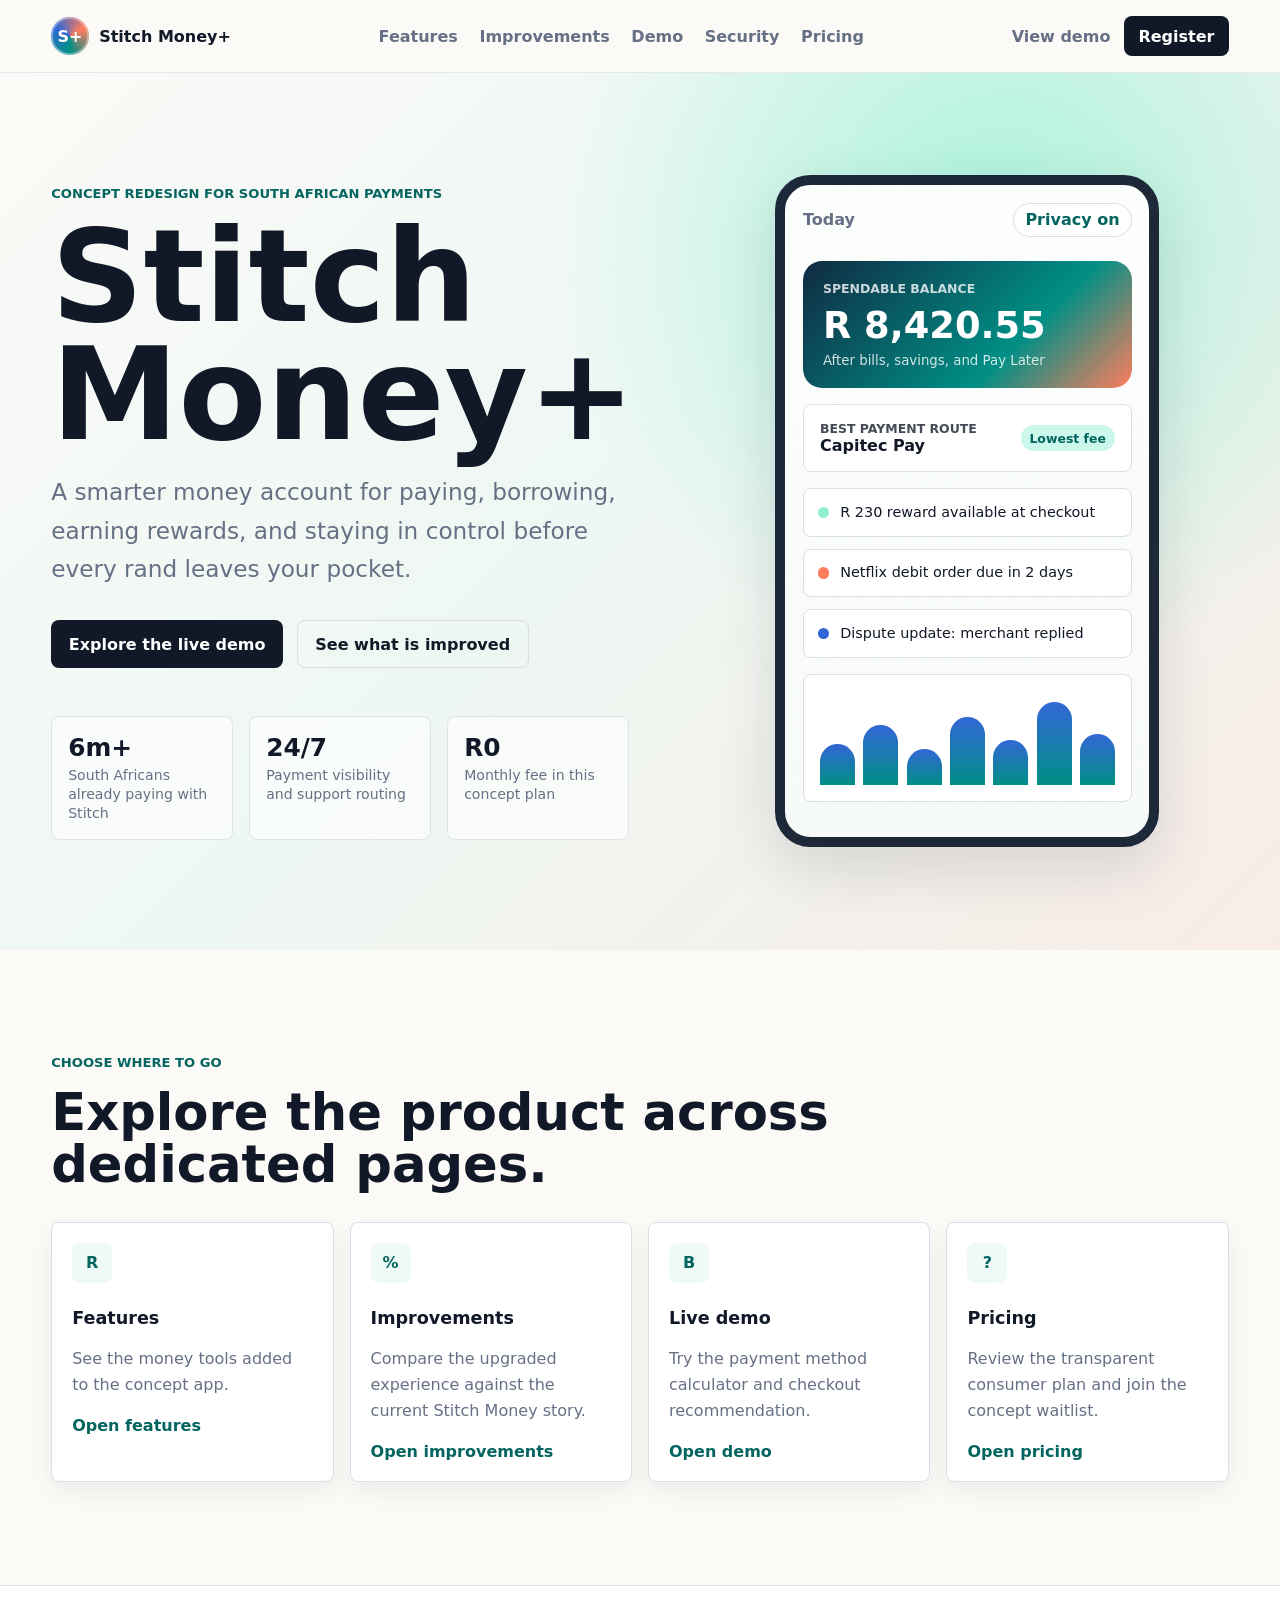
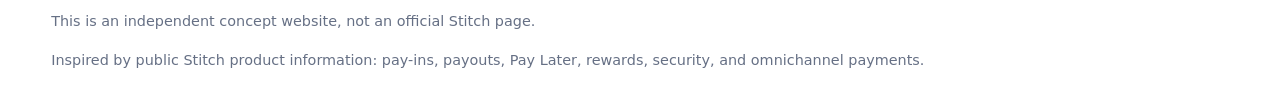
<file: index.html>
﻿<!DOCTYPE html>
<!-- This document is a concept landing page for an improved Stitch Money consumer experience. -->
<html lang="en">
<head>
  <!-- The charset keeps punctuation and currency symbols rendering correctly. -->
  <meta charset="UTF-8" />
  <!-- The viewport tag makes the layout responsive on phones, tablets, and desktops. -->
  <meta name="viewport" content="width=device-width, initial-scale=1.0" />
  <!-- The title appears in the browser tab. -->
  <title>Stitch Money+ | Smarter Payments for South Africa</title>
  <!-- This description is what search engines and link previews can summarize. -->
  <meta name="description" content="A concept redesign for Stitch Money with transparent fees, smarter rewards, budgeting, payment status, privacy controls, and human support." />
  <!-- The stylesheet contains the full visual system and responsive layout. -->
  <link rel="stylesheet" href="styles.css" />
</head>
<body>
  <!-- The skip link helps keyboard and screen-reader users jump past navigation. -->
  <a class="skip-link" href="#main">Skip to content</a>

  <!-- The header contains brand, navigation, and the main account actions. -->
  <header class="site-header" data-header>
    <!-- The brand lockup uses text so it remains sharp and accessible. -->
    <a class="brand" href="index.html" aria-label="Stitch Money Plus home">
      <!-- The mark is a small CSS-styled visual asset for the concept identity. -->
      <span class="brand-mark" aria-hidden="true">S+</span>
      <!-- The wordmark clarifies this is an enhanced concept. -->
      <span>Stitch Money+</span>
    </a>

    <!-- The mobile menu button controls the navigation on narrow screens. -->
    <button class="nav-toggle" type="button" aria-expanded="false" aria-controls="site-nav" data-nav-toggle>
      <!-- The spans become the hamburger lines through CSS. -->
      <span></span>
      <span></span>
      <span></span>
      <!-- The visually hidden text gives the icon a readable name. -->
      <span class="sr-only">Open menu</span>
    </button>

    <!-- The navigation links move users to the major page sections. -->
    <nav class="site-nav" id="site-nav" data-nav>
      <a href="features.html">Features</a>
      <a href="improvements.html">Improvements</a>
      <a href="demo.html">Demo</a>
      <a href="security.html">Security</a>
      <a href="pricing.html">Pricing</a>
    </nav>

    <!-- Header calls to action offer both low-commitment and high-commitment paths. -->
    <div class="header-actions">
      <a class="text-link" href="demo.html">View demo</a>
      <a class="button button-small" href="login.html#register">Register</a>
    </div>
  </header>

  <!-- The main landmark wraps the unique page content. -->
  <main id="main">
    <!-- The hero section sells the improved product and contains an interactive app preview. -->
    <section class="hero section-band" id="top">
      <!-- The hero background image is generated with CSS gradients and supported by a live visual dashboard. -->
      <div class="hero-copy">
        <!-- The badge states the page is a concept so it avoids claiming to be the official Stitch site. -->
        <p class="eyebrow">Concept redesign for South African payments</p>
        <!-- The H1 names the product directly, as requested. -->
        <h1>Stitch Money+</h1>
        <!-- The lead explains the positioning in one scan-friendly paragraph. -->
        <p class="hero-lede">A smarter money account for paying, borrowing, earning rewards, and staying in control before every rand leaves your pocket.</p>
        <!-- The hero actions give users an immediate path into the product story. -->
        <div class="hero-actions">
          <a class="button" href="demo.html">Explore the live demo</a>
          <a class="button button-ghost" href="improvements.html">See what is improved</a>
        </div>
        <!-- The proof row highlights available public Stitch strengths plus concept additions. -->
        <dl class="proof-strip" aria-label="Product highlights">
          <div>
            <dt>6m+</dt>
            <dd>South Africans already paying with Stitch</dd>
          </div>
          <div>
            <dt>24/7</dt>
            <dd>Payment visibility and support routing</dd>
          </div>
          <div>
            <dt>R0</dt>
            <dd>Monthly fee in this concept plan</dd>
          </div>
        </dl>
      </div>

      <!-- The phone preview is the primary visual asset and shows the improved experience. -->
      <aside class="phone-visual" aria-label="Stitch Money Plus app preview">
        <!-- The phone shell frames the app dashboard. -->
        <div class="phone-shell">
          <!-- The app top bar includes account state and a privacy toggle. -->
          <div class="phone-top">
            <span>Today</span>
            <button class="privacy-chip" type="button" data-privacy-toggle aria-pressed="false">Privacy on</button>
          </div>
          <!-- The balance card gives the user a fast financial snapshot. -->
          <section class="balance-card">
            <span class="card-label">Spendable balance</span>
            <strong data-balance>R 8,420.55</strong>
            <small>After bills, savings, and Pay Later</small>
          </section>
          <!-- The route monitor makes invisible payment processing visible. -->
          <section class="route-card">
            <div>
              <span class="card-label">Best payment route</span>
              <strong data-route-title>Capitec Pay</strong>
            </div>
            <span class="route-status" data-route-status>Lowest fee</span>
          </section>
          <!-- The insight list shows what the redesigned app would actively monitor. -->
          <section class="insight-list">
            <article>
              <span class="dot mint"></span>
              <p>R 230 reward available at checkout</p>
            </article>
            <article>
              <span class="dot coral"></span>
              <p>Netflix debit order due in 2 days</p>
            </article>
            <article>
              <span class="dot blue"></span>
              <p>Dispute update: merchant replied</p>
            </article>
          </section>
          <!-- The mini chart uses div bars so it remains lightweight and responsive. -->
          <section class="mini-chart" aria-label="Weekly spend trend">
            <span style="height: 44%"></span>
            <span style="height: 64%"></span>
            <span style="height: 38%"></span>
            <span style="height: 72%"></span>
            <span style="height: 48%"></span>
            <span style="height: 88%"></span>
            <span style="height: 54%"></span>
          </section>
        </div>
      </aside>
    </section>

    <!-- This compact home section links to the full pages instead of containing every detail. -->
    <section class="features section-band" id="features">
      <!-- The section header explains that the home page is now only a gateway. -->
      <div class="section-heading">
        <p class="eyebrow">Choose where to go</p>
        <h2>Explore the product across dedicated pages.</h2>
      </div>
      <!-- The feature grid now acts as page navigation cards. -->
      <div class="feature-grid">
        <!-- Each article links to a separate page so the site is no longer one long scroll. -->
        <article class="feature-card">
          <span class="feature-icon">R</span>
          <h3>Features</h3>
          <p>See the money tools added to the concept app.</p>
          <a class="card-link" href="features.html">Open features</a>
        </article>
        <article class="feature-card">
          <span class="feature-icon">%</span>
          <h3>Improvements</h3>
          <p>Compare the upgraded experience against the current Stitch Money story.</p>
          <a class="card-link" href="improvements.html">Open improvements</a>
        </article>
        <article class="feature-card">
          <span class="feature-icon">B</span>
          <h3>Live demo</h3>
          <p>Try the payment method calculator and checkout recommendation.</p>
          <a class="card-link" href="demo.html">Open demo</a>
        </article>
        <article class="feature-card">
          <span class="feature-icon">?</span>
          <h3>Pricing</h3>
          <p>Review the transparent consumer plan and join the concept waitlist.</p>
          <a class="card-link" href="pricing.html">Open pricing</a>
        </article>
      </div>
    </section>
  </main>

  <!-- The footer provides source context and a disclaimer. -->
  <footer class="site-footer">
    <p>This is an independent concept website, not an official Stitch page.</p>
    <p>Inspired by public Stitch product information: pay-ins, payouts, Pay Later, rewards, security, and omnichannel payments.</p>
  </footer>

  <!-- The script file powers the menu, calculator, privacy toggle, and form confirmation. -->
  <script src="script.js"></script>
</body>
</html>
</file>
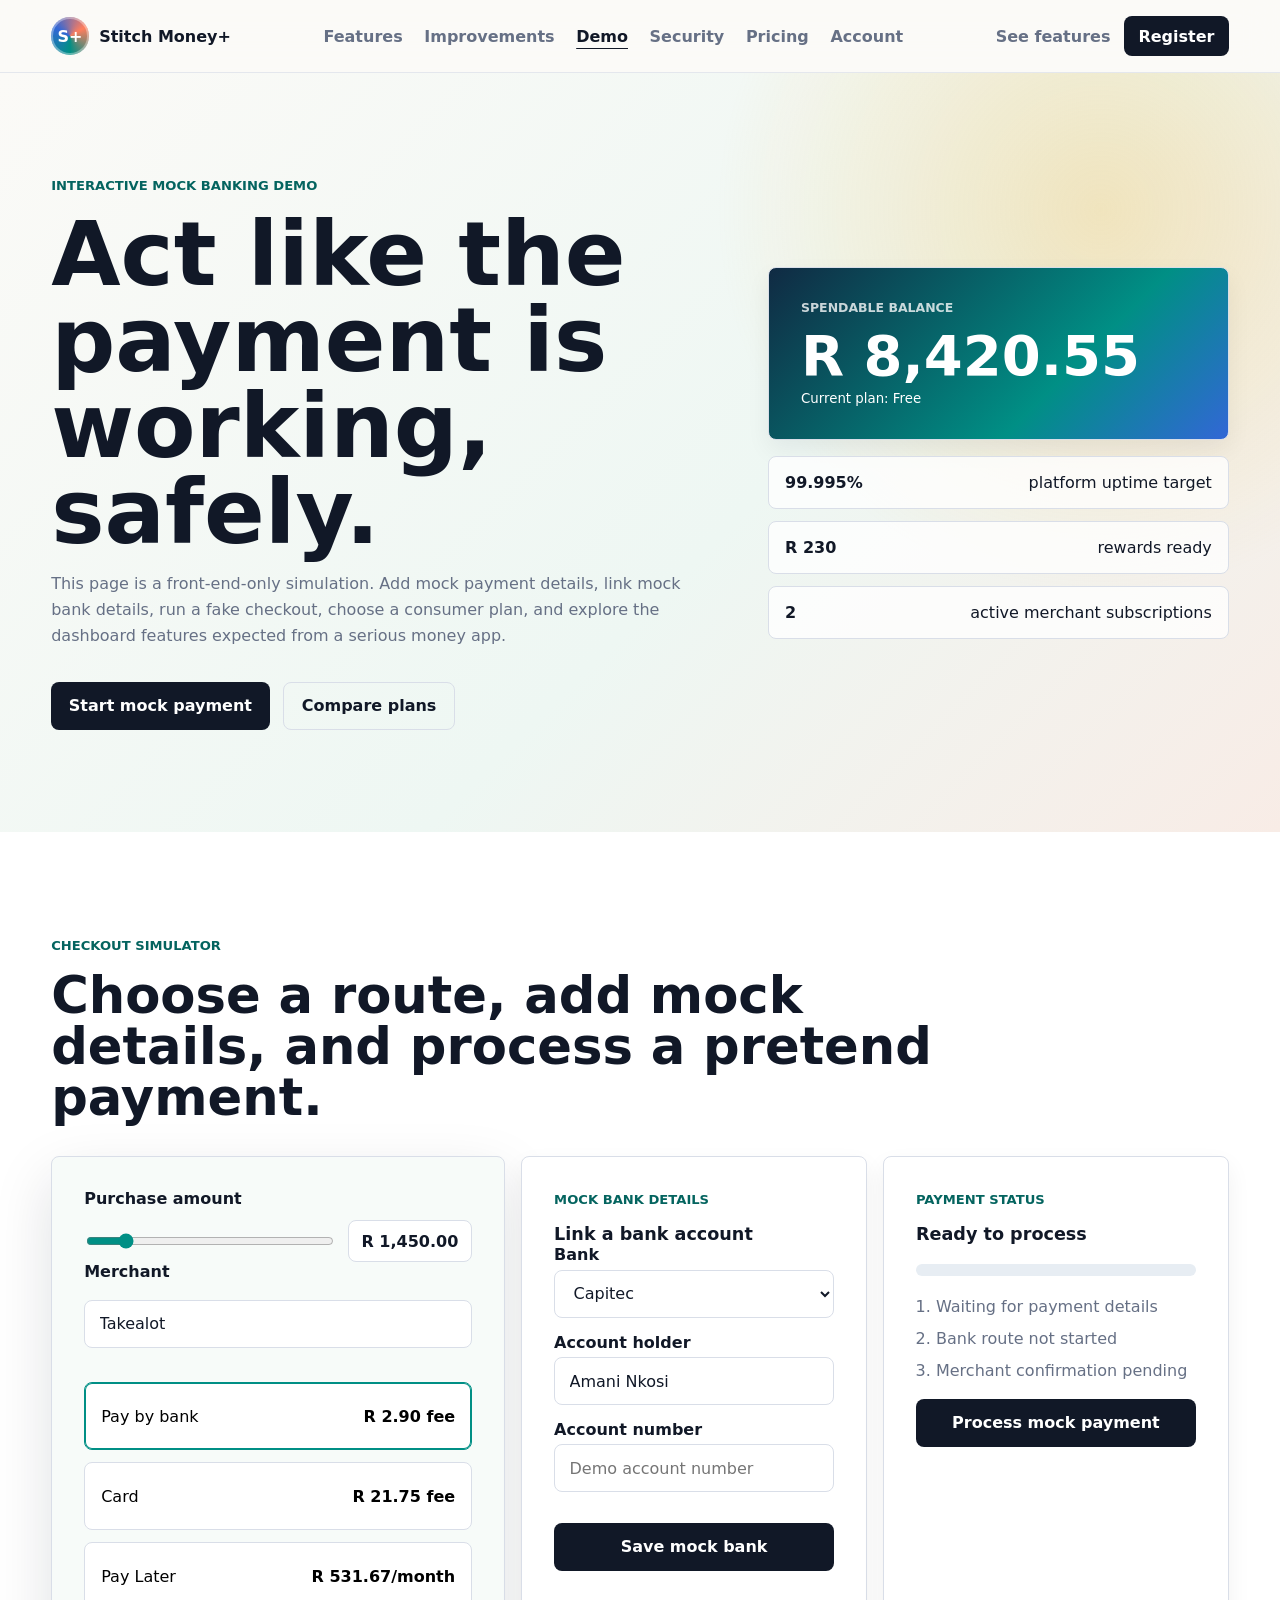
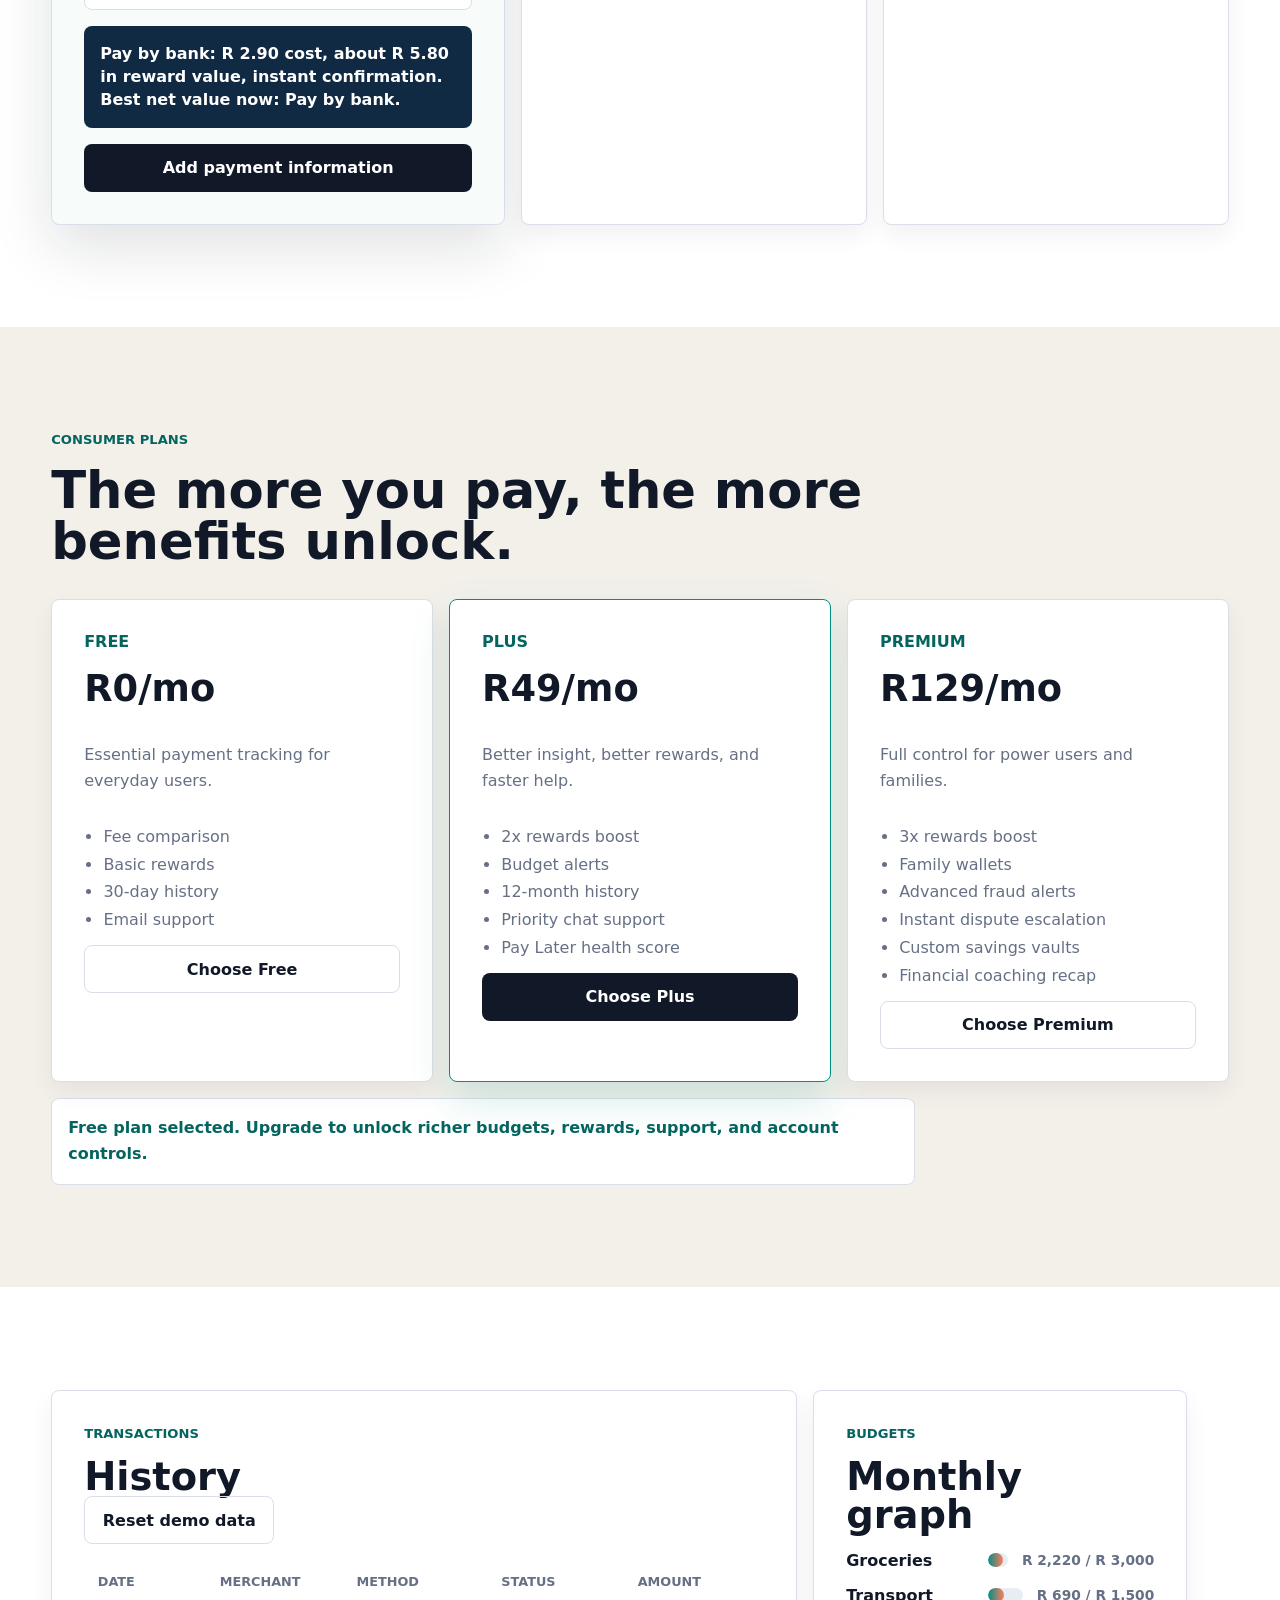
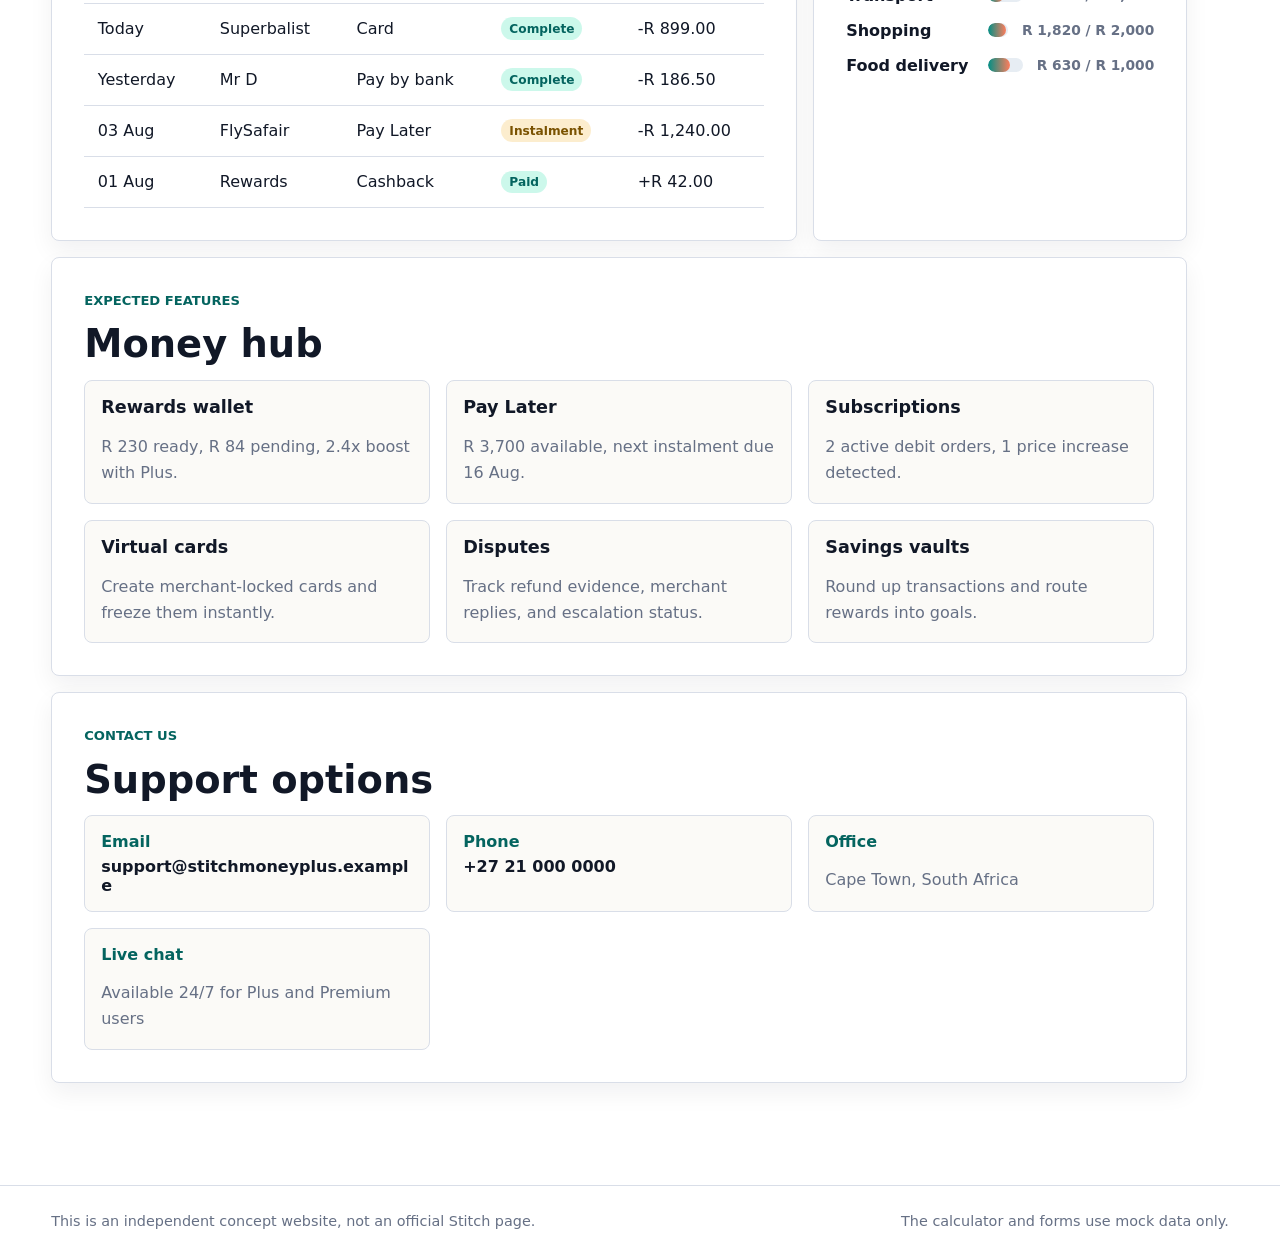
<file: demo.html>
﻿<!DOCTYPE html>
<!-- This page holds the expanded mock product demo for Stitch Money+. -->
<html lang="en">
<head>
  <!-- The charset keeps currency and form text stable. -->
  <meta charset="UTF-8" />
  <!-- The viewport makes dashboard controls usable on mobile. -->
  <meta name="viewport" content="width=device-width, initial-scale=1.0" />
  <!-- The title names the demo page in the browser tab. -->
  <title>Demo | Stitch Money+</title>
  <!-- The shared stylesheet powers every layout and component on this page. -->
  <link rel="stylesheet" href="styles.css" />
</head>
<body>
  <!-- The skip link improves keyboard access. -->
  <a class="skip-link" href="#main">Skip to content</a>

  <!-- The shared header gives access to the other pages. -->
  <header class="site-header" data-header>
    <!-- The brand link returns users to the home page. -->
    <a class="brand" href="index.html" aria-label="Stitch Money Plus home"><span class="brand-mark" aria-hidden="true">S+</span><span>Stitch Money+</span></a>
    <!-- The mobile menu button opens and closes navigation on small screens. -->
    <button class="nav-toggle" type="button" aria-expanded="false" aria-controls="site-nav" data-nav-toggle><span></span><span></span><span></span><span class="sr-only">Open menu</span></button>
    <!-- The navigation uses real page links instead of one-page anchors. -->
    <nav class="site-nav" id="site-nav" data-nav><a href="features.html">Features</a><a href="improvements.html">Improvements</a><a href="demo.html">Demo</a><a href="security.html">Security</a><a href="pricing.html">Pricing</a><a href="login.html">Account</a></nav>
    <!-- The header actions provide fast paths to feature and signup pages. -->
    <div class="header-actions"><a class="text-link" href="features.html">See features</a><a class="button button-small" href="login.html#register">Register</a></div>
  </header>

  <!-- The main content contains the full mock dashboard. -->
  <main id="main">
    <!-- The demo hero introduces the working mock experience. -->
    <section class="demo-hero section-band">
      <!-- The hero copy explains what the demo can do. -->
      <div>
        <p class="eyebrow">Interactive mock banking demo</p>
        <h1>Act like the payment is working, safely.</h1>
        <p>This page is a front-end-only simulation. Add mock payment details, link mock bank details, run a fake checkout, choose a consumer plan, and explore the dashboard features expected from a serious money app.</p>
        <!-- The hero actions scroll to the most practical areas. -->
        <div class="hero-actions">
          <a class="button" href="#checkout">Start mock payment</a>
          <a class="button button-ghost" href="#plans">Compare plans</a>
        </div>
      </div>
      <!-- The status panel previews the account state. -->
      <aside class="account-summary" aria-label="Account summary">
        <!-- This card shows the mock balance and plan. -->
        <div class="summary-card primary-summary">
          <span class="card-label">Spendable balance</span>
          <strong data-demo-balance>R 8,420.55</strong>
          <small data-plan-label>Current plan: Free</small>
        </div>
        <!-- This list shows important product status signals. -->
        <div class="summary-list">
          <span><strong>99.995%</strong> platform uptime target</span>
          <span><strong>R 230</strong> rewards ready</span>
          <span><strong>2</strong> active merchant subscriptions</span>
        </div>
      </aside>
    </section>

    <!-- The checkout section combines the fee calculator and fake payment setup. -->
    <section class="workspace-shell section-band" id="checkout">
      <!-- This header introduces the payment workspace. -->
      <div class="workspace-heading">
        <p class="eyebrow">Checkout simulator</p>
        <h2>Choose a route, add mock details, and process a pretend payment.</h2>
      </div>

      <!-- The dashboard grid places the calculator next to setup forms. -->
      <div class="dashboard-grid">
        <!-- The calculator panel gives users a working fee comparison. -->
        <div class="calculator" aria-label="Payment method calculator">
          <!-- The amount control feeds JavaScript calculations. -->
          <label for="amountRange">Purchase amount</label>
          <div class="range-row"><input id="amountRange" type="range" min="100" max="10000" step="50" value="1450" data-amount-range /><output for="amountRange" data-amount-output>R 1,450</output></div>
          <!-- The merchant input makes the simulated payment feel more real. -->
          <label for="merchantName">Merchant</label>
          <input class="field" id="merchantName" type="text" value="Takealot" data-merchant-name />
          <!-- The method buttons update the chosen payment route. -->
          <div class="method-list" data-method-list>
            <button type="button" class="method active" data-method="bank"><span>Pay by bank</span><strong data-fee-bank>R 2.90 fee</strong></button>
            <button type="button" class="method" data-method="card"><span>Card</span><strong data-fee-card>R 21.75 fee</strong></button>
            <button type="button" class="method" data-method="later"><span>Pay Later</span><strong data-fee-later>R 48.33/month</strong></button>
          </div>
          <!-- The recommendation updates when amount or method changes. -->
          <div class="recommendation" data-recommendation>Pay by bank is recommended for this amount because it has the lowest visible fee.</div>
          <!-- This button opens the payment information modal. -->
          <button class="button full-width" type="button" data-open-payment>Add payment information</button>
        </div>

        <!-- The banking setup panel saves mock bank details locally on the page. -->
        <form class="setup-panel" data-bank-form>
          <p class="eyebrow">Mock bank details</p>
          <h3>Link a bank account</h3>
          <!-- This select mimics South African bank choice. -->
          <label for="bankName">Bank</label>
          <select class="field" id="bankName" name="bankName" required>
            <option>Capitec</option>
            <option>FNB</option>
            <option>Standard Bank</option>
            <option>Absa</option>
            <option>Nedbank</option>
            <option>TymeBank</option>
            <option>Investec</option>
          </select>
          <!-- This input collects a fake account holder name. -->
          <label for="accountHolder">Account holder</label>
          <input class="field" id="accountHolder" name="accountHolder" type="text" value="Amani Nkosi" required />
          <!-- This input collects a fake account number. -->
          <label for="accountNumber">Account number</label>
          <input class="field" id="accountNumber" name="accountNumber" type="text" inputmode="numeric" autocomplete="off" placeholder="Demo account number" required />
          <!-- This button stores the fake bank account in the dashboard state. -->
          <button class="button full-width" type="submit">Save mock bank</button>
          <!-- This message confirms the fake bank link. -->
          <p class="form-message" data-bank-message aria-live="polite"></p>
        </form>

        <!-- The payment status panel shows fake processing progress. -->
        <section class="status-panel">
          <p class="eyebrow">Payment status</p>
          <h3 data-payment-status>Ready to process</h3>
          <!-- The progress bar animates when a fake payment is submitted. -->
          <div class="progress-track"><span data-progress-bar></span></div>
          <!-- The status list explains the simulated steps. -->
          <ol class="status-steps" data-status-steps>
            <li>Waiting for payment details</li>
            <li>Bank route not started</li>
            <li>Merchant confirmation pending</li>
          </ol>
          <!-- This button runs the fake payment flow. -->
          <button class="button full-width" type="button" data-process-payment>Process mock payment</button>
        </section>
      </div>
    </section>

    <!-- The plans section gives the consumer tiers requested by the user. -->
    <section class="plans section-band" id="plans">
      <!-- The section heading frames the tiered value ladder. -->
      <div class="section-heading">
        <p class="eyebrow">Consumer plans</p>
        <h2>The more you pay, the more benefits unlock.</h2>
      </div>
      <!-- Each plan card includes price, features, and a selection button. -->
      <div class="plan-grid">
        <article class="plan-card"><span class="plan-name">Free</span><strong>R0/mo</strong><p>Essential payment tracking for everyday users.</p><ul><li>Fee comparison</li><li>Basic rewards</li><li>30-day history</li><li>Email support</li></ul><button class="button button-ghost" type="button" data-plan-button data-plan="Free">Choose Free</button></article>
        <article class="plan-card featured-plan"><span class="plan-name">Plus</span><strong>R49/mo</strong><p>Better insight, better rewards, and faster help.</p><ul><li>2x rewards boost</li><li>Budget alerts</li><li>12-month history</li><li>Priority chat support</li><li>Pay Later health score</li></ul><button class="button" type="button" data-plan-button data-plan="Plus">Choose Plus</button></article>
        <article class="plan-card"><span class="plan-name">Premium</span><strong>R129/mo</strong><p>Full control for power users and families.</p><ul><li>3x rewards boost</li><li>Family wallets</li><li>Advanced fraud alerts</li><li>Instant dispute escalation</li><li>Custom savings vaults</li><li>Financial coaching recap</li></ul><button class="button button-ghost" type="button" data-plan-button data-plan="Premium">Choose Premium</button></article>
      </div>
      <!-- This message confirms the selected plan. -->
      <p class="plan-message" data-plan-message aria-live="polite">Free plan selected. Upgrade to unlock richer budgets, rewards, support, and account controls.</p>
    </section>

    <!-- The insights section collects expected money-app dashboard modules. -->
    <section class="insights-dashboard section-band">
      <!-- The transaction history shows generated and default mock payments. -->
        <section class="dashboard-panel">
        <div class="panel-heading"><p class="eyebrow">Transactions</p><h2>History</h2><button class="button button-ghost" type="button" data-reset-demo>Reset demo data</button></div>
        <div class="table-wrap">
          <table class="transaction-table">
            <thead><tr><th>Date</th><th>Merchant</th><th>Method</th><th>Status</th><th>Amount</th></tr></thead>
            <tbody data-transaction-body>
              <tr><td>Today</td><td>Superbalist</td><td>Card</td><td><span class="status-pill complete">Complete</span></td><td>-R 899.00</td></tr>
              <tr><td>Yesterday</td><td>Mr D</td><td>Pay by bank</td><td><span class="status-pill complete">Complete</span></td><td>-R 186.50</td></tr>
              <tr><td>03 Aug</td><td>FlySafair</td><td>Pay Later</td><td><span class="status-pill pending">Instalment</span></td><td>-R 1,240.00</td></tr>
              <tr><td>01 Aug</td><td>Rewards</td><td>Cashback</td><td><span class="status-pill complete">Paid</span></td><td>+R 42.00</td></tr>
            </tbody>
          </table>
        </div>
      </section>

      <!-- The budget panel uses graph bars to visualize category usage. -->
      <section class="dashboard-panel">
        <div class="panel-heading"><p class="eyebrow">Budgets</p><h2>Monthly graph</h2></div>
        <div class="budget-bars">
          <div class="budget-row"><span>Groceries</span><div><i style="width: 74%"></i></div><strong>R 2,220 / R 3,000</strong></div>
          <div class="budget-row"><span>Transport</span><div><i style="width: 46%"></i></div><strong>R 690 / R 1,500</strong></div>
          <div class="budget-row"><span>Shopping</span><div><i style="width: 91%"></i></div><strong>R 1,820 / R 2,000</strong></div>
          <div class="budget-row"><span>Food delivery</span><div><i style="width: 63%"></i></div><strong>R 630 / R 1,000</strong></div>
        </div>
      </section>

      <!-- The product modules panel lists other expected app features. -->
      <section class="dashboard-panel module-panel">
        <div class="panel-heading"><p class="eyebrow">Expected features</p><h2>Money hub</h2></div>
        <div class="module-grid">
          <article><h3>Rewards wallet</h3><p>R 230 ready, R 84 pending, 2.4x boost with Plus.</p></article>
          <article><h3>Pay Later</h3><p>R 3,700 available, next instalment due 16 Aug.</p></article>
          <article><h3>Subscriptions</h3><p>2 active debit orders, 1 price increase detected.</p></article>
          <article><h3>Virtual cards</h3><p>Create merchant-locked cards and freeze them instantly.</p></article>
          <article><h3>Disputes</h3><p>Track refund evidence, merchant replies, and escalation status.</p></article>
          <article><h3>Savings vaults</h3><p>Round up transactions and route rewards into goals.</p></article>
        </div>
      </section>

      <!-- The contact panel gives clear support and company contact information. -->
      <section class="dashboard-panel contact-panel">
        <div class="panel-heading"><p class="eyebrow">Contact us</p><h2>Support options</h2></div>
        <div class="contact-grid">
          <article><span>Email</span><a href="mailto:support@stitchmoneyplus.example">support@stitchmoneyplus.example</a></article>
          <article><span>Phone</span><a href="tel:+27210000000">+27 21 000 0000</a></article>
          <article><span>Office</span><p>Cape Town, South Africa</p></article>
          <article><span>Live chat</span><p>Available 24/7 for Plus and Premium users</p></article>
        </div>
      </section>
    </section>

    <!-- The payment modal collects fake card details without sending anything. -->
    <dialog class="payment-modal" data-payment-modal>
      <!-- The modal form stores only temporary mock state in the current page. -->
      <form method="dialog" data-payment-form>
        <div class="modal-heading">
          <div><p class="eyebrow">Mock payment information</p><h2>Add details</h2></div>
          <button class="icon-button" type="button" data-close-payment aria-label="Close payment form">X</button>
        </div>
        <!-- This input collects the cardholder name. -->
        <label for="cardName">Name on card</label>
        <input class="field" id="cardName" name="cardName" type="text" placeholder="Demo cardholder" autocomplete="off" required />
        <!-- This input collects a fake card number. -->
        <label for="cardNumber">Card number</label>
        <input class="field" id="cardNumber" name="cardNumber" type="text" inputmode="numeric" placeholder="4242 4242 4242 4242 (demo only)" autocomplete="off" required />
        <!-- This row groups expiry and CVV inputs. -->
        <div class="split-fields">
          <div><label for="expiry">Expiry</label><input class="field" id="expiry" name="expiry" type="text" placeholder="MM/YY" autocomplete="off" required /></div>
          <div><label for="cvv">CVV</label><input class="field" id="cvv" name="cvv" type="password" inputmode="numeric" placeholder="123" autocomplete="off" required /></div>
        </div>
        <!-- This select chooses the billing country. -->
        <label for="billingCountry">Billing country</label>
        <select class="field" id="billingCountry" name="billingCountry"><option>South Africa</option><option>Namibia</option><option>Botswana</option><option>Lesotho</option></select>
        <!-- This button saves the mock payment method. -->
        <button class="button full-width" type="submit">Save mock payment method</button>
        <!-- This copy clarifies that no real payment details are stored. -->
        <p class="fine-print">Demo only. Do not enter real banking or card information.</p>
      </form>
    </dialog>
  </main>

  <!-- The footer gives context. -->
  <footer class="site-footer"><p>This is an independent concept website, not an official Stitch page.</p><p>The calculator and forms use mock data only.</p></footer>
  <!-- The shared script powers the calculator, forms, fake payment flow, and plan selection. -->
  <script src="script.js"></script>
</body>
</html>
</file>
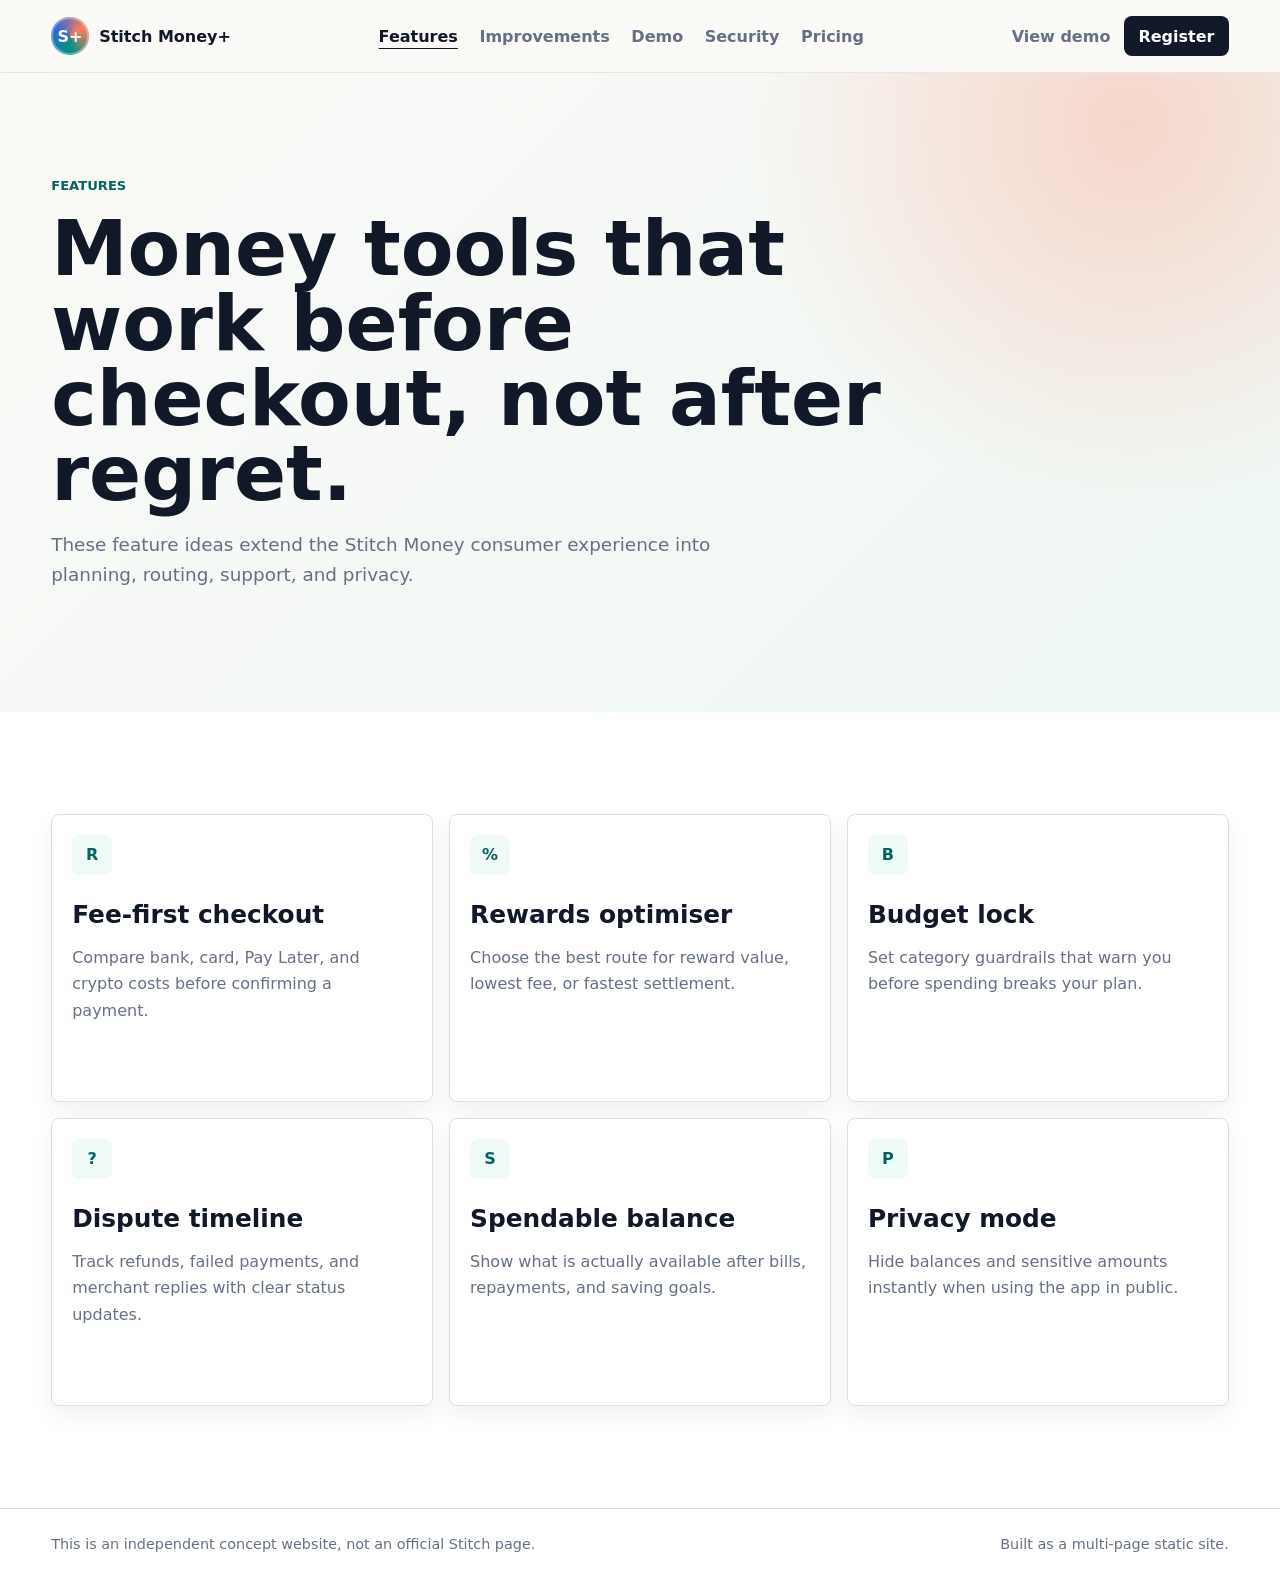
<file: features.html>
﻿<!DOCTYPE html>
<!-- This page separates product features from the home page. -->
<html lang="en">
<head>
  <!-- The charset keeps text rendering consistent. -->
  <meta charset="UTF-8" />
  <!-- The viewport makes this page responsive. -->
  <meta name="viewport" content="width=device-width, initial-scale=1.0" />
  <!-- The title names the current page in the browser tab. -->
  <title>Features | Stitch Money+</title>
  <!-- The shared stylesheet keeps every page visually consistent. -->
  <link rel="stylesheet" href="styles.css" />
</head>
<body>
  <!-- The skip link improves keyboard navigation. -->
  <a class="skip-link" href="#main">Skip to content</a>
  <!-- The shared header gives the multi-page site consistent navigation. -->
  <header class="site-header" data-header>
    <a class="brand" href="index.html" aria-label="Stitch Money Plus home"><span class="brand-mark" aria-hidden="true">S+</span><span>Stitch Money+</span></a>
    <button class="nav-toggle" type="button" aria-expanded="false" aria-controls="site-nav" data-nav-toggle><span></span><span></span><span></span><span class="sr-only">Open menu</span></button>
    <nav class="site-nav" id="site-nav" data-nav>
      <a href="features.html">Features</a>
      <a href="improvements.html">Improvements</a>
      <a href="demo.html">Demo</a>
      <a href="security.html">Security</a>
      <a href="pricing.html">Pricing</a>
    </nav>
    <div class="header-actions"><a class="text-link" href="demo.html">View demo</a><a class="button button-small" href="login.html#register">Register</a></div>
  </header>
  <!-- The main landmark contains the page-specific content. -->
  <main id="main">
    <!-- The page hero introduces this destination. -->
    <section class="page-hero section-band">
      <p class="eyebrow">Features</p>
      <h1>Money tools that work before checkout, not after regret.</h1>
      <p>These feature ideas extend the Stitch Money consumer experience into planning, routing, support, and privacy.</p>
    </section>
    <!-- The detail grid gives each feature its own space. -->
    <section class="page-grid section-band">
      <article class="detail-card"><span class="feature-icon">R</span><h2>Fee-first checkout</h2><p>Compare bank, card, Pay Later, and crypto costs before confirming a payment.</p></article>
      <article class="detail-card"><span class="feature-icon">%</span><h2>Rewards optimiser</h2><p>Choose the best route for reward value, lowest fee, or fastest settlement.</p></article>
      <article class="detail-card"><span class="feature-icon">B</span><h2>Budget lock</h2><p>Set category guardrails that warn you before spending breaks your plan.</p></article>
      <article class="detail-card"><span class="feature-icon">?</span><h2>Dispute timeline</h2><p>Track refunds, failed payments, and merchant replies with clear status updates.</p></article>
      <article class="detail-card"><span class="feature-icon">S</span><h2>Spendable balance</h2><p>Show what is actually available after bills, repayments, and saving goals.</p></article>
      <article class="detail-card"><span class="feature-icon">P</span><h2>Privacy mode</h2><p>Hide balances and sensitive amounts instantly when using the app in public.</p></article>
    </section>
  </main>
  <!-- The footer repeats the concept disclaimer. -->
  <footer class="site-footer"><p>This is an independent concept website, not an official Stitch page.</p><p>Built as a multi-page static site.</p></footer>
  <!-- The shared script powers navigation and optional controls. -->
  <script src="script.js"></script>
</body>
</html>
</file>
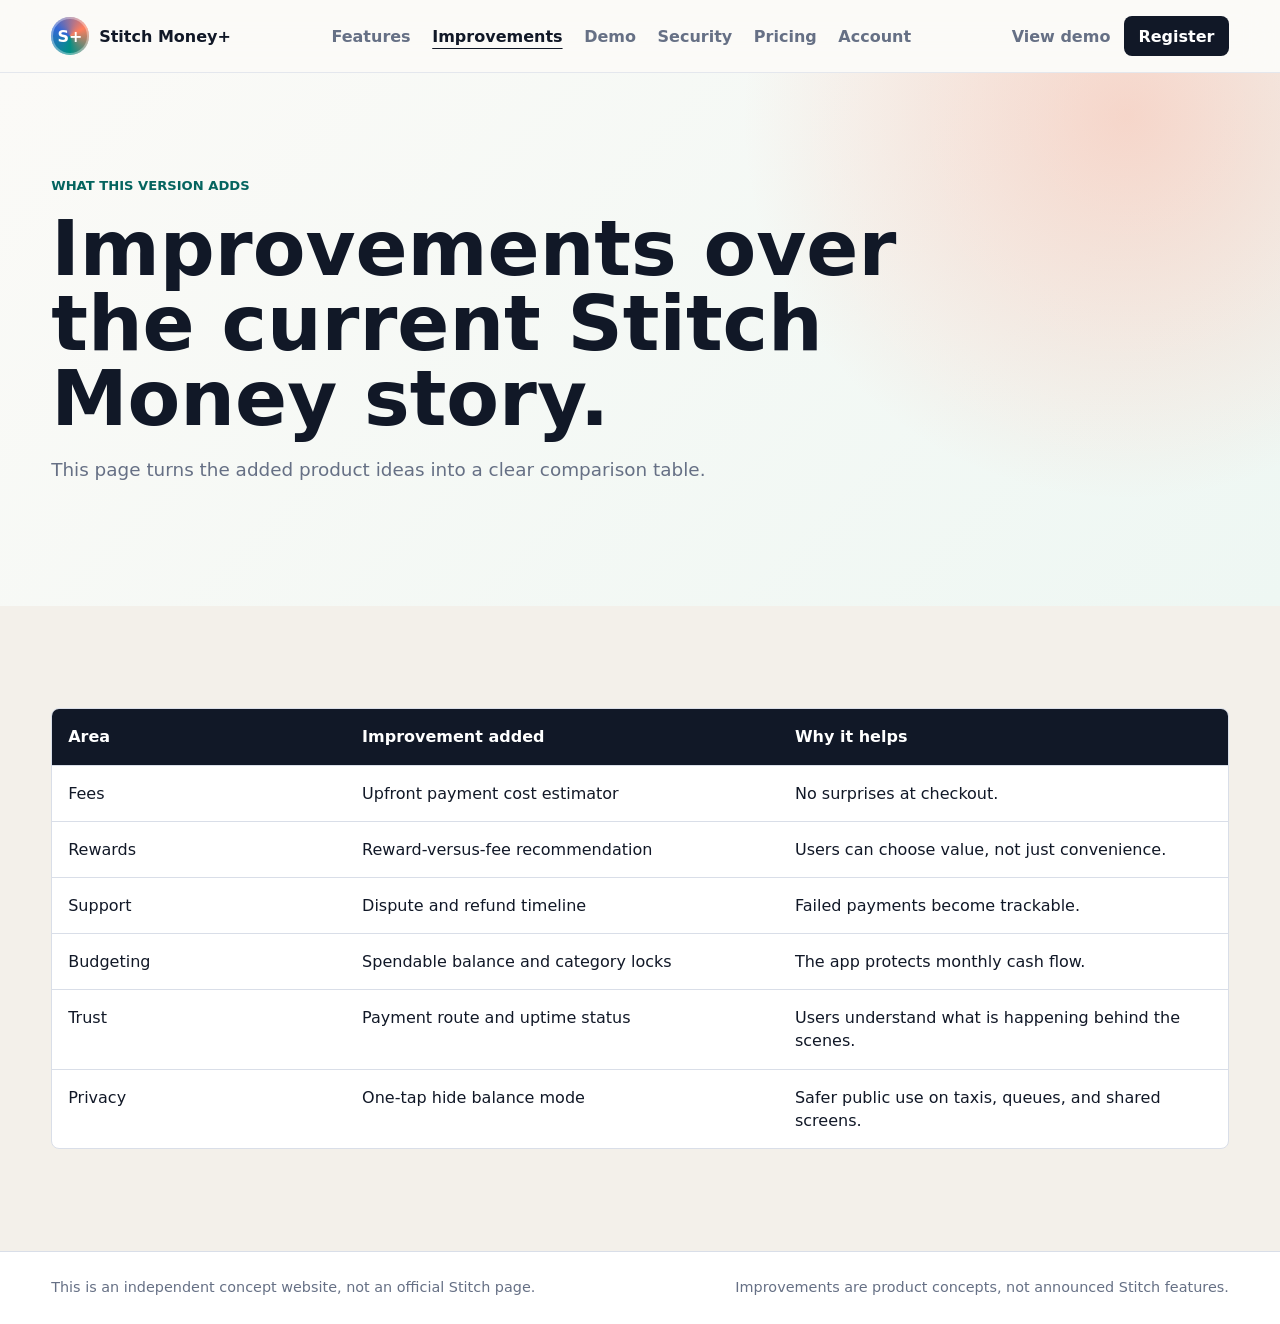
<file: improvements.html>
﻿<!DOCTYPE html>
<!-- This page explains what the concept improves. -->
<html lang="en">
<head>
  <!-- The charset supports reliable text rendering. -->
  <meta charset="UTF-8" />
  <!-- The viewport supports responsive layouts. -->
  <meta name="viewport" content="width=device-width, initial-scale=1.0" />
  <!-- The title identifies the page. -->
  <title>Improvements | Stitch Money+</title>
  <!-- The shared CSS avoids duplicate styling. -->
  <link rel="stylesheet" href="styles.css" />
</head>
<body>
  <!-- The skip link lets users jump to the page content. -->
  <a class="skip-link" href="#main">Skip to content</a>
  <!-- The shared header appears on every page. -->
  <header class="site-header" data-header>
    <a class="brand" href="index.html" aria-label="Stitch Money Plus home"><span class="brand-mark" aria-hidden="true">S+</span><span>Stitch Money+</span></a>
    <button class="nav-toggle" type="button" aria-expanded="false" aria-controls="site-nav" data-nav-toggle><span></span><span></span><span></span><span class="sr-only">Open menu</span></button>
    <nav class="site-nav" id="site-nav" data-nav><a href="features.html">Features</a><a href="improvements.html">Improvements</a><a href="demo.html">Demo</a><a href="security.html">Security</a><a href="pricing.html">Pricing</a><a href="login.html">Account</a></nav>
    <div class="header-actions"><a class="text-link" href="demo.html">View demo</a><a class="button button-small" href="login.html#register">Register</a></div>
  </header>
  <!-- The main content starts here. -->
  <main id="main">
    <!-- The page hero frames the comparison. -->
    <section class="page-hero section-band">
      <p class="eyebrow">What this version adds</p>
      <h1>Improvements over the current Stitch Money story.</h1>
      <p>This page turns the added product ideas into a clear comparison table.</p>
    </section>
    <!-- The comparison table lists each product gap and improvement. -->
    <section class="improvements section-band">
      <div class="comparison">
        <div class="comparison-row comparison-head"><span>Area</span><span>Improvement added</span><span>Why it helps</span></div>
        <div class="comparison-row"><span>Fees</span><span>Upfront payment cost estimator</span><span>No surprises at checkout.</span></div>
        <div class="comparison-row"><span>Rewards</span><span>Reward-versus-fee recommendation</span><span>Users can choose value, not just convenience.</span></div>
        <div class="comparison-row"><span>Support</span><span>Dispute and refund timeline</span><span>Failed payments become trackable.</span></div>
        <div class="comparison-row"><span>Budgeting</span><span>Spendable balance and category locks</span><span>The app protects monthly cash flow.</span></div>
        <div class="comparison-row"><span>Trust</span><span>Payment route and uptime status</span><span>Users understand what is happening behind the scenes.</span></div>
        <div class="comparison-row"><span>Privacy</span><span>One-tap hide balance mode</span><span>Safer public use on taxis, queues, and shared screens.</span></div>
      </div>
    </section>
  </main>
  <!-- The footer gives context. -->
  <footer class="site-footer"><p>This is an independent concept website, not an official Stitch page.</p><p>Improvements are product concepts, not announced Stitch features.</p></footer>
  <!-- The shared JavaScript powers the site shell. -->
  <script src="script.js"></script>
</body>
</html>
</file>
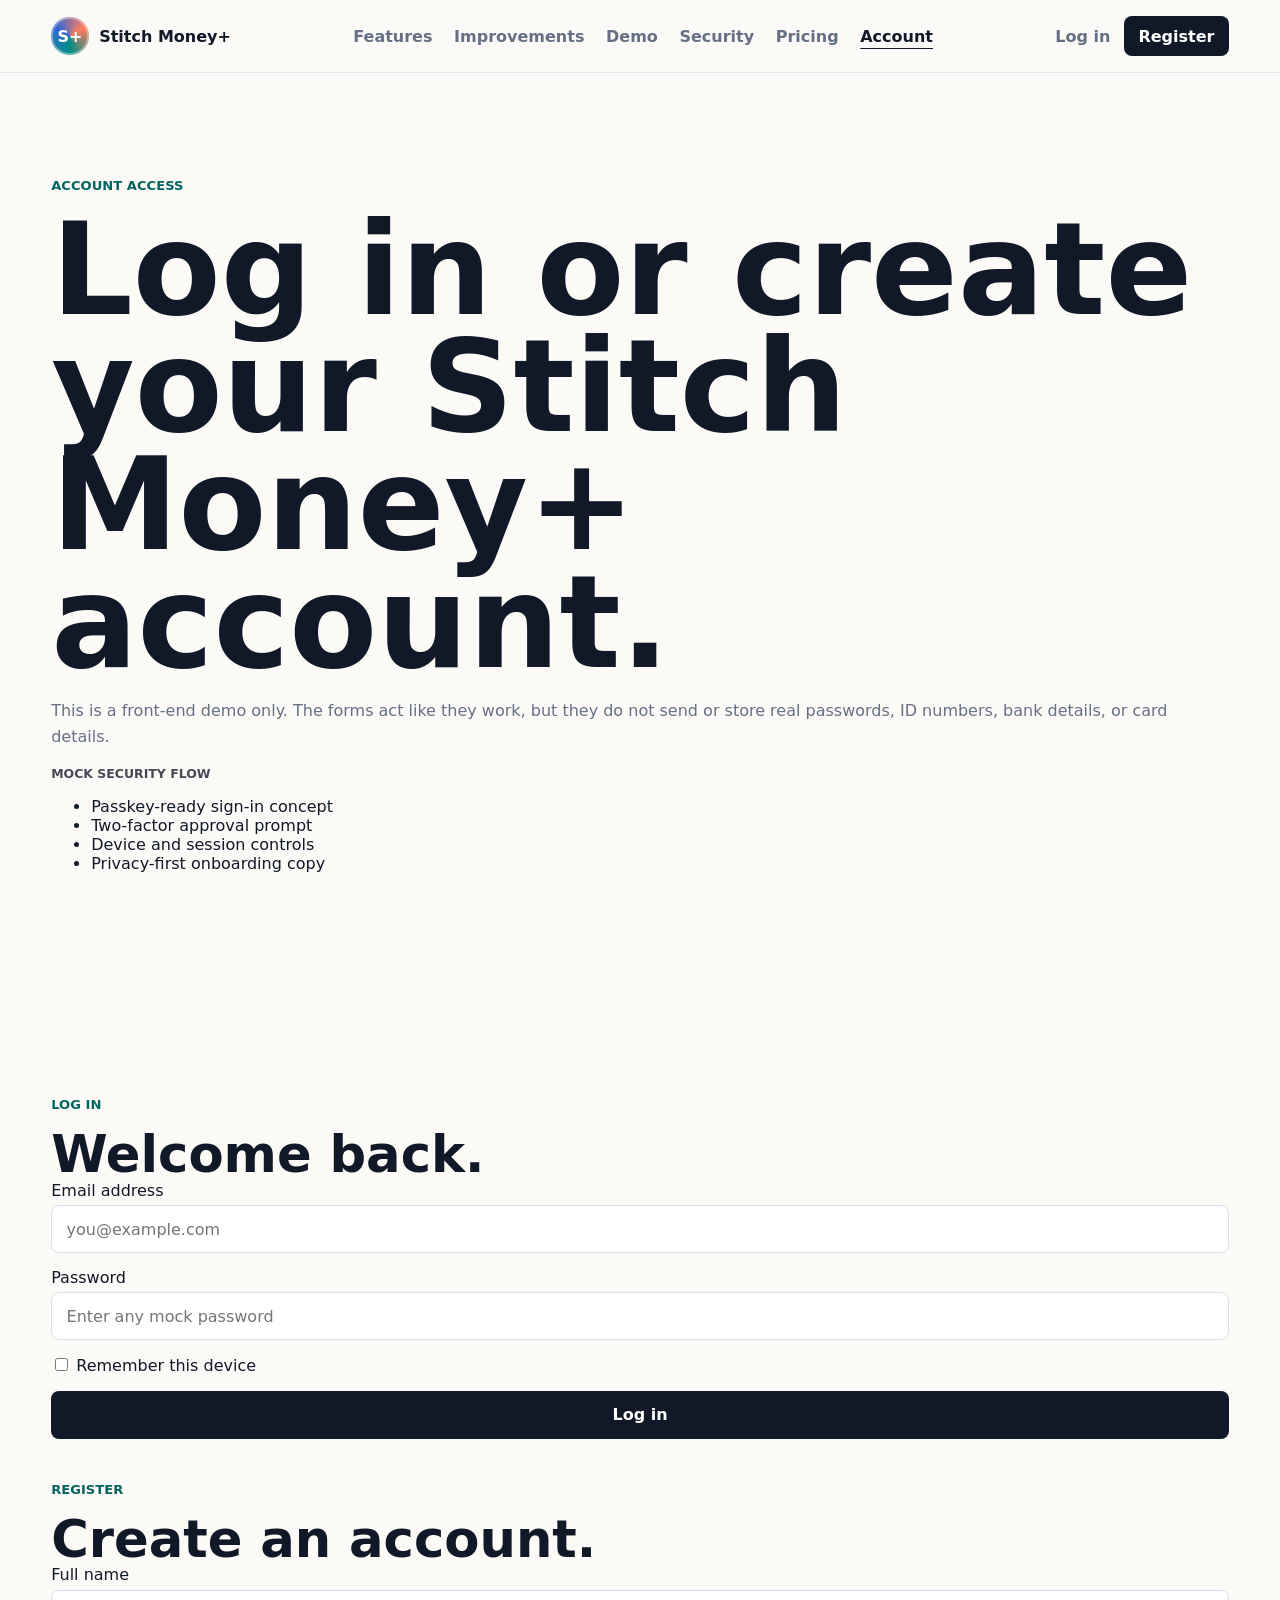
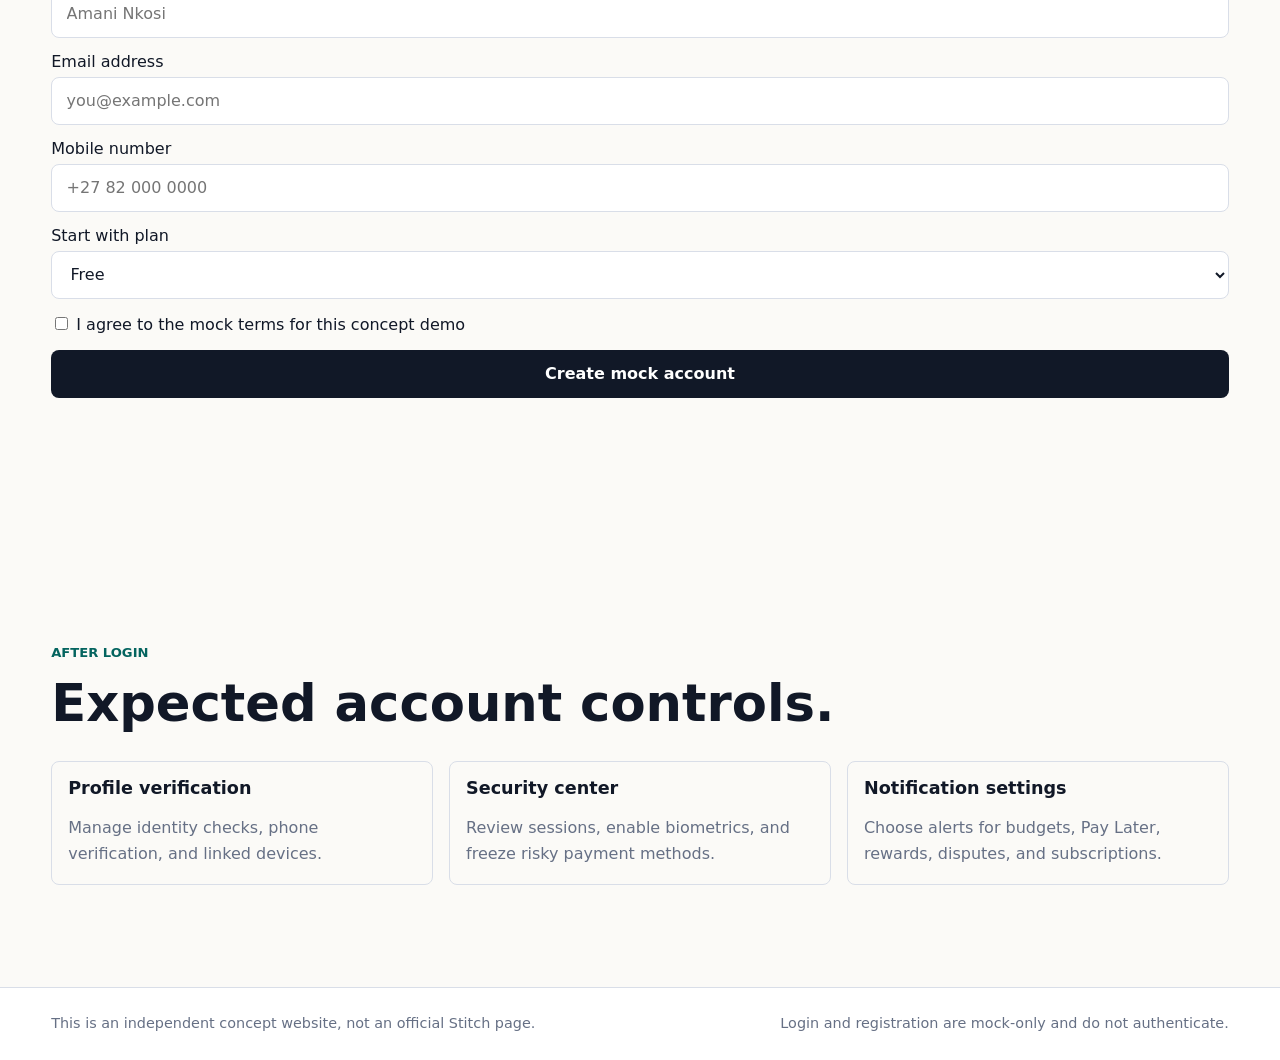
<file: login.html>
<!DOCTYPE html>
<!-- This page provides mock login and registration for the Stitch Money+ concept site. -->
<html lang="en">
<head>
  <!-- The charset keeps the auth page text portable. -->
  <meta charset="UTF-8" />
  <!-- The viewport makes the forms usable on mobile devices. -->
  <meta name="viewport" content="width=device-width, initial-scale=1.0" />
  <!-- The title names the browser tab. -->
  <title>Login or Register | Stitch Money+</title>
  <!-- The shared stylesheet keeps the auth page consistent with the rest of the site. -->
  <link rel="stylesheet" href="styles.css" />
</head>
<body>
  <!-- The skip link lets keyboard users jump straight to the forms. -->
  <a class="skip-link" href="#main">Skip to content</a>

  <!-- The shared header keeps navigation consistent across the multi-page site. -->
  <header class="site-header" data-header>
    <!-- The brand link returns to the home page. -->
    <a class="brand" href="index.html" aria-label="Stitch Money Plus home"><span class="brand-mark" aria-hidden="true">S+</span><span>Stitch Money+</span></a>
    <!-- The mobile menu button opens the responsive navigation. -->
    <button class="nav-toggle" type="button" aria-expanded="false" aria-controls="site-nav" data-nav-toggle><span></span><span></span><span></span><span class="sr-only">Open menu</span></button>
    <!-- The navigation includes the new account page. -->
    <nav class="site-nav" id="site-nav" data-nav><a href="features.html">Features</a><a href="improvements.html">Improvements</a><a href="demo.html">Demo</a><a href="security.html">Security</a><a href="pricing.html">Pricing</a><a href="login.html">Account</a></nav>
    <!-- The header actions separate login from creating a new account. -->
    <div class="header-actions"><a class="text-link" href="#login">Log in</a><a class="button button-small" href="#register">Register</a></div>
  </header>

  <!-- The main content contains the auth hero and both forms. -->
  <main id="main">
    <!-- The auth hero explains that the page is a safe mock. -->
    <section class="auth-hero section-band">
      <!-- The copy sets expectations for the fake account flow. -->
      <div>
        <p class="eyebrow">Account access</p>
        <h1>Log in or create your Stitch Money+ account.</h1>
        <p>This is a front-end demo only. The forms act like they work, but they do not send or store real passwords, ID numbers, bank details, or card details.</p>
      </div>
      <!-- The trust panel lists expected account protections. -->
      <aside class="auth-trust-card">
        <span class="card-label">Mock security flow</span>
        <ul>
          <li>Passkey-ready sign-in concept</li>
          <li>Two-factor approval prompt</li>
          <li>Device and session controls</li>
          <li>Privacy-first onboarding copy</li>
        </ul>
      </aside>
    </section>

    <!-- The auth workspace places login and register panels side by side. -->
    <section class="auth-grid section-band">
      <!-- The login form simulates returning user access. -->
      <form class="auth-card" id="login" data-login-form>
        <p class="eyebrow">Log in</p>
        <h2>Welcome back.</h2>
        <!-- The email field identifies the mock user. -->
        <label for="loginEmail">Email address</label>
        <input class="field" id="loginEmail" name="email" type="email" placeholder="you@example.com" required />
        <!-- The password field demonstrates a normal sign-in pattern. -->
        <label for="loginPassword">Password</label>
        <input class="field" id="loginPassword" name="password" type="password" placeholder="Enter any mock password" required />
        <!-- The remember checkbox mimics expected account convenience. -->
        <label class="check-row"><input type="checkbox" name="remember" /> Remember this device</label>
        <!-- The submit button triggers a mock success message. -->
        <button class="button full-width" type="submit">Log in</button>
        <!-- The form message is updated by JavaScript. -->
        <p class="form-message" data-login-message aria-live="polite"></p>
      </form>

      <!-- The registration form simulates new account creation. -->
      <form class="auth-card" id="register" data-register-form>
        <p class="eyebrow">Register</p>
        <h2>Create an account.</h2>
        <!-- The full name field personalizes the mock confirmation. -->
        <label for="registerName">Full name</label>
        <input class="field" id="registerName" name="name" type="text" placeholder="Amani Nkosi" required />
        <!-- The email field collects the new account email. -->
        <label for="registerEmail">Email address</label>
        <input class="field" id="registerEmail" name="email" type="email" placeholder="you@example.com" required />
        <!-- The phone field reflects a South African money-app onboarding flow. -->
        <label for="registerPhone">Mobile number</label>
        <input class="field" id="registerPhone" name="phone" type="tel" placeholder="+27 82 000 0000" required />
        <!-- The plan selector lets users start with a preferred tier. -->
        <label for="registerPlan">Start with plan</label>
        <select class="field" id="registerPlan" name="plan"><option>Free</option><option>Plus</option><option>Premium</option></select>
        <!-- The consent checkbox makes the mock onboarding feel realistic. -->
        <label class="check-row"><input type="checkbox" name="terms" required /> I agree to the mock terms for this concept demo</label>
        <!-- The submit button triggers a mock account creation message. -->
        <button class="button full-width" type="submit">Create mock account</button>
        <!-- The form message is updated by JavaScript. -->
        <p class="form-message" data-register-message aria-live="polite"></p>
      </form>
    </section>

    <!-- The account features section shows what users expect after login. -->
    <section class="account-preview section-band">
      <!-- The heading explains post-login capability. -->
      <div class="section-heading">
        <p class="eyebrow">After login</p>
        <h2>Expected account controls.</h2>
      </div>
      <!-- The cards describe account-level features. -->
      <div class="module-grid">
        <article><h3>Profile verification</h3><p>Manage identity checks, phone verification, and linked devices.</p></article>
        <article><h3>Security center</h3><p>Review sessions, enable biometrics, and freeze risky payment methods.</p></article>
        <article><h3>Notification settings</h3><p>Choose alerts for budgets, Pay Later, rewards, disputes, and subscriptions.</p></article>
      </div>
    </section>
  </main>

  <!-- The footer clarifies that this is a concept page. -->
  <footer class="site-footer"><p>This is an independent concept website, not an official Stitch page.</p><p>Login and registration are mock-only and do not authenticate.</p></footer>
  <!-- The shared script powers navigation and the mock auth forms. -->
  <script src="script.js"></script>
</body>
</html>
</file>
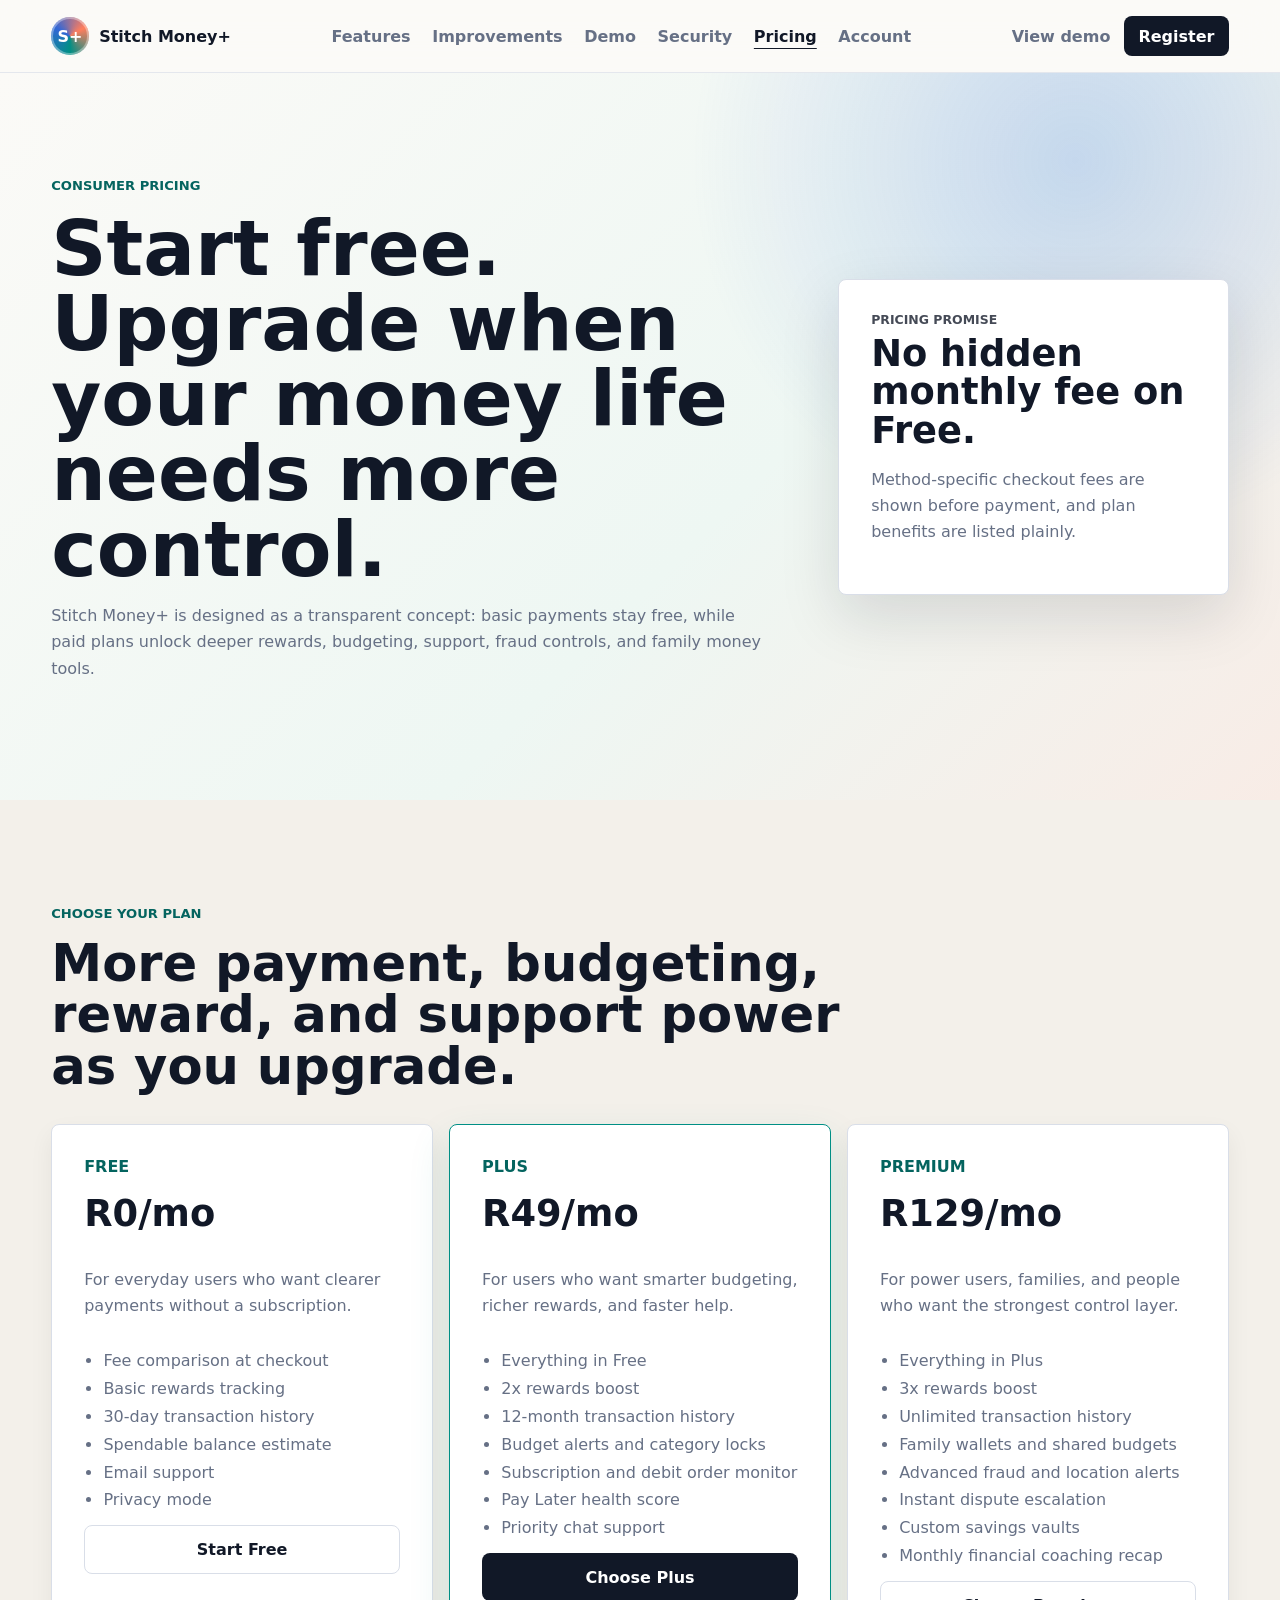
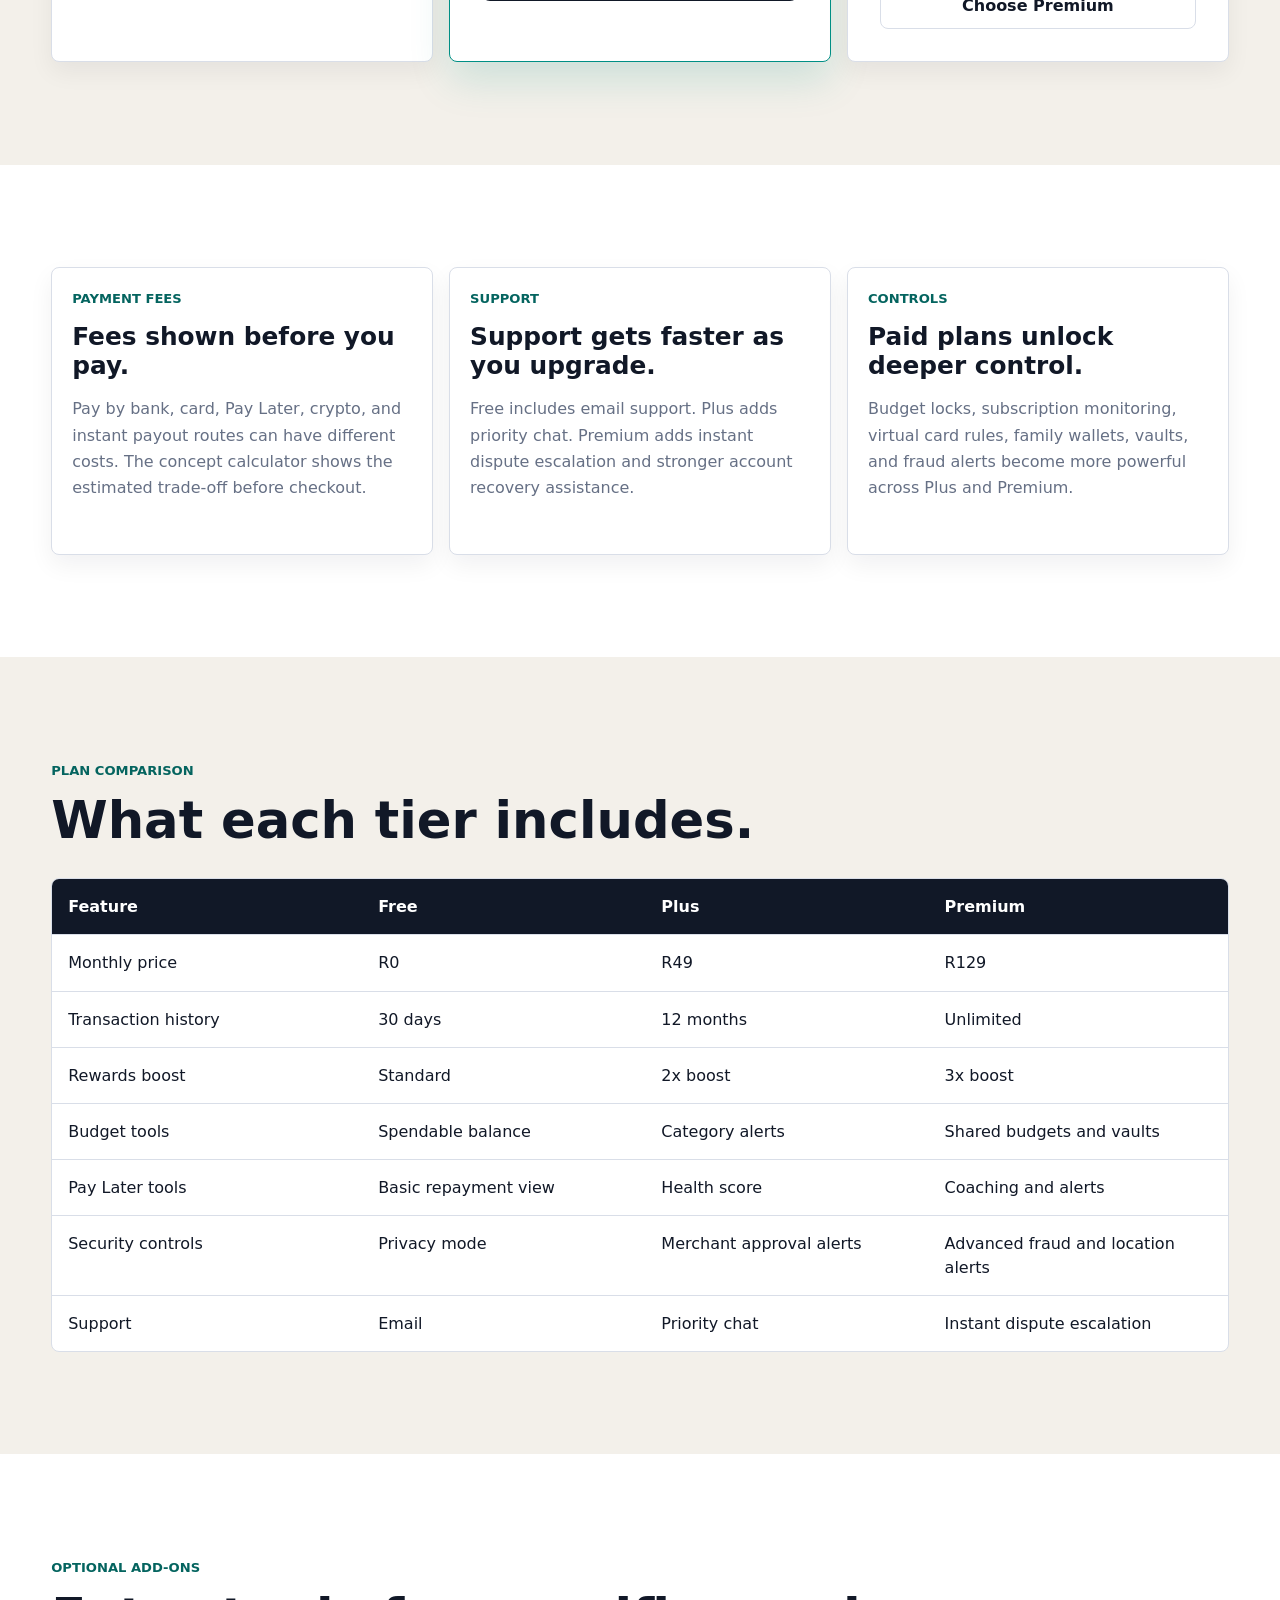
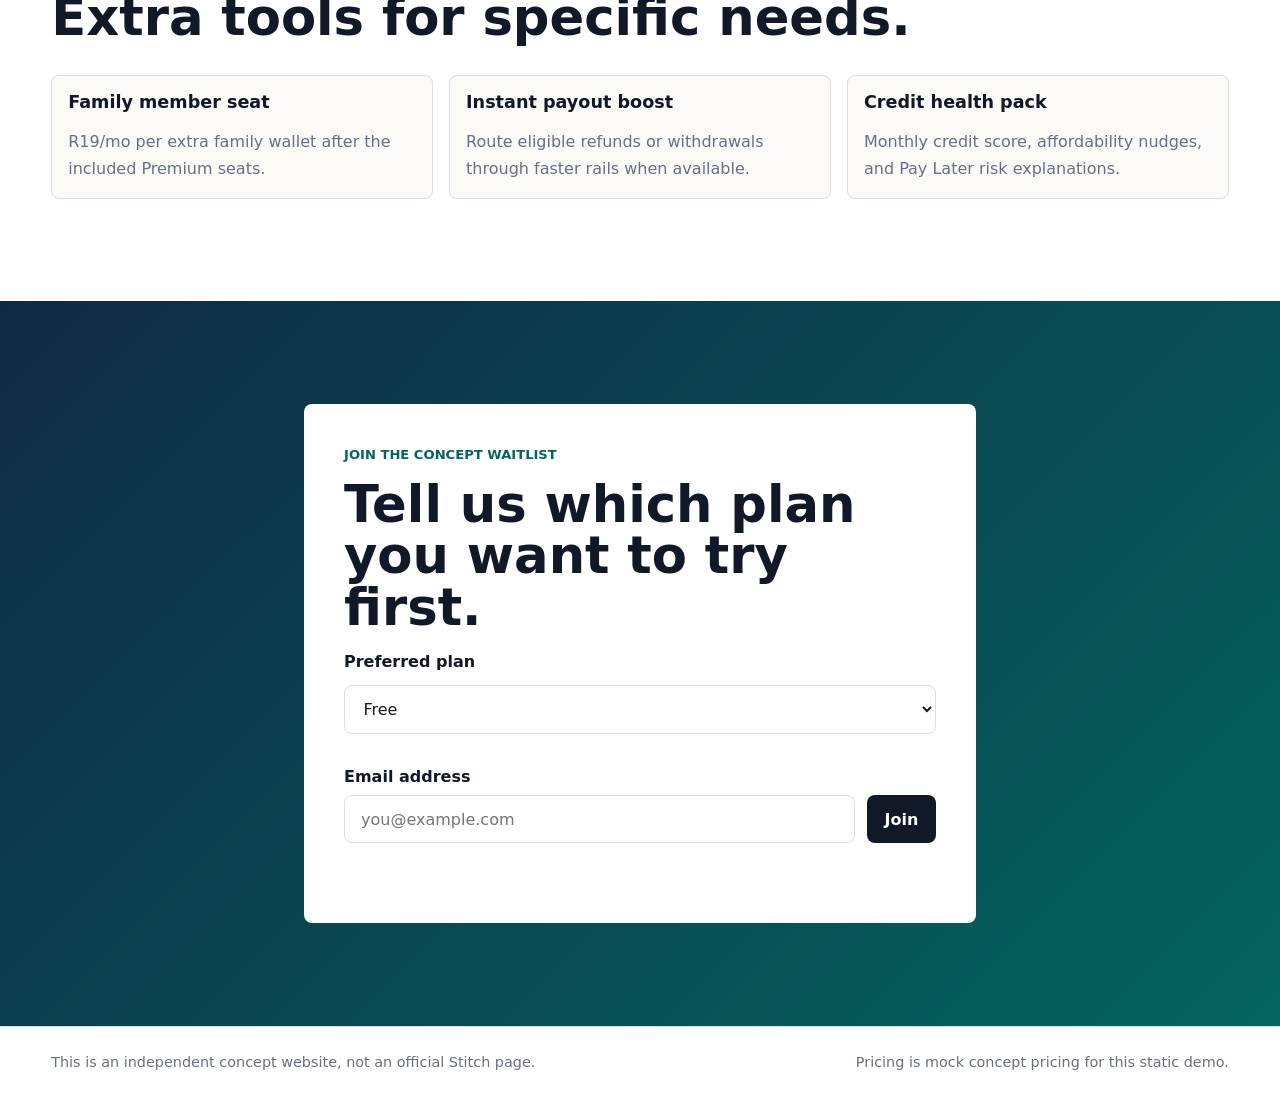
<file: pricing.html>
﻿<!DOCTYPE html>
<!-- This page contains detailed consumer pricing and the waitlist form. -->
<html lang="en">
<head>
  <!-- The charset keeps the document portable. -->
  <meta charset="UTF-8" />
  <!-- The viewport enables mobile-friendly layout. -->
  <meta name="viewport" content="width=device-width, initial-scale=1.0" />
  <!-- The title names the pricing page. -->
  <title>Pricing | Stitch Money+</title>
  <!-- The shared stylesheet powers this page. -->
  <link rel="stylesheet" href="styles.css" />
</head>
<body>
  <!-- The skip link supports keyboard navigation. -->
  <a class="skip-link" href="#main">Skip to content</a>

  <!-- The shared header keeps all pages connected. -->
  <header class="site-header" data-header>
    <!-- The brand link returns users to the home page. -->
    <a class="brand" href="index.html" aria-label="Stitch Money Plus home"><span class="brand-mark" aria-hidden="true">S+</span><span>Stitch Money+</span></a>
    <!-- The mobile button opens and closes navigation on narrow screens. -->
    <button class="nav-toggle" type="button" aria-expanded="false" aria-controls="site-nav" data-nav-toggle><span></span><span></span><span></span><span class="sr-only">Open menu</span></button>
    <!-- The navigation uses separate HTML pages. -->
    <nav class="site-nav" id="site-nav" data-nav><a href="features.html">Features</a><a href="improvements.html">Improvements</a><a href="demo.html">Demo</a><a href="security.html">Security</a><a href="pricing.html">Pricing</a><a href="login.html">Account</a></nav>
    <!-- The header actions offer quick access to demo and signup. -->
    <div class="header-actions"><a class="text-link" href="demo.html">View demo</a><a class="button button-small" href="login.html#register">Register</a></div>
  </header>

  <!-- The main content contains pricing details and the signup form. -->
  <main id="main">
    <!-- The pricing hero introduces the full tier structure. -->
    <section class="pricing-hero section-band">
      <!-- The hero copy explains the value ladder. -->
      <div>
        <p class="eyebrow">Consumer pricing</p>
        <h1>Start free. Upgrade when your money life needs more control.</h1>
        <p>Stitch Money+ is designed as a transparent concept: basic payments stay free, while paid plans unlock deeper rewards, budgeting, support, fraud controls, and family money tools.</p>
      </div>
      <!-- The pricing summary highlights the most important rule. -->
      <aside class="pricing-note">
        <span class="card-label">Pricing promise</span>
        <strong>No hidden monthly fee on Free.</strong>
        <p>Method-specific checkout fees are shown before payment, and plan benefits are listed plainly.</p>
      </aside>
    </section>

    <!-- The plan section shows all available consumer plans. -->
    <section class="plans section-band">
      <!-- The section heading sets up plan comparison. -->
      <div class="section-heading">
        <p class="eyebrow">Choose your plan</p>
        <h2>More payment, budgeting, reward, and support power as you upgrade.</h2>
      </div>
      <!-- The plan grid gives each plan equal visibility. -->
      <div class="plan-grid">
        <!-- The Free plan covers essential usage. -->
        <article class="plan-card">
          <span class="plan-name">Free</span>
          <strong>R0/mo</strong>
          <p>For everyday users who want clearer payments without a subscription.</p>
          <ul>
            <li>Fee comparison at checkout</li>
            <li>Basic rewards tracking</li>
            <li>30-day transaction history</li>
            <li>Spendable balance estimate</li>
            <li>Email support</li>
            <li>Privacy mode</li>
          </ul>
          <a class="button button-ghost" href="#waitlist">Start Free</a>
        </article>

        <!-- The Plus plan is highlighted as the best fit for most users. -->
        <article class="plan-card featured-plan">
          <span class="plan-name">Plus</span>
          <strong>R49/mo</strong>
          <p>For users who want smarter budgeting, richer rewards, and faster help.</p>
          <ul>
            <li>Everything in Free</li>
            <li>2x rewards boost</li>
            <li>12-month transaction history</li>
            <li>Budget alerts and category locks</li>
            <li>Subscription and debit order monitor</li>
            <li>Pay Later health score</li>
            <li>Priority chat support</li>
          </ul>
          <a class="button" href="#waitlist">Choose Plus</a>
        </article>

        <!-- The Premium plan provides the richest concept feature set. -->
        <article class="plan-card">
          <span class="plan-name">Premium</span>
          <strong>R129/mo</strong>
          <p>For power users, families, and people who want the strongest control layer.</p>
          <ul>
            <li>Everything in Plus</li>
            <li>3x rewards boost</li>
            <li>Unlimited transaction history</li>
            <li>Family wallets and shared budgets</li>
            <li>Advanced fraud and location alerts</li>
            <li>Instant dispute escalation</li>
            <li>Custom savings vaults</li>
            <li>Monthly financial coaching recap</li>
          </ul>
          <a class="button button-ghost" href="#waitlist">Choose Premium</a>
        </article>
      </div>
    </section>

    <!-- The details section adds plan limits and usage expectations. -->
    <section class="pricing-details section-band">
      <!-- This panel explains payment and fee expectations. -->
      <article class="detail-card">
        <p class="eyebrow">Payment fees</p>
        <h2>Fees shown before you pay.</h2>
        <p>Pay by bank, card, Pay Later, crypto, and instant payout routes can have different costs. The concept calculator shows the estimated trade-off before checkout.</p>
      </article>
      <!-- This panel explains support differences. -->
      <article class="detail-card">
        <p class="eyebrow">Support</p>
        <h2>Support gets faster as you upgrade.</h2>
        <p>Free includes email support. Plus adds priority chat. Premium adds instant dispute escalation and stronger account recovery assistance.</p>
      </article>
      <!-- This panel explains account controls. -->
      <article class="detail-card">
        <p class="eyebrow">Controls</p>
        <h2>Paid plans unlock deeper control.</h2>
        <p>Budget locks, subscription monitoring, virtual card rules, family wallets, vaults, and fraud alerts become more powerful across Plus and Premium.</p>
      </article>
    </section>

    <!-- The comparison section gives users a detailed plan-by-plan table. -->
    <section class="improvements section-band">
      <!-- The section heading introduces the table. -->
      <div class="section-heading">
        <p class="eyebrow">Plan comparison</p>
        <h2>What each tier includes.</h2>
      </div>
      <!-- The comparison table uses the existing responsive table pattern. -->
      <div class="comparison pricing-comparison">
        <div class="comparison-row comparison-head"><span>Feature</span><span>Free</span><span>Plus</span><span>Premium</span></div>
        <div class="comparison-row"><span>Monthly price</span><span>R0</span><span>R49</span><span>R129</span></div>
        <div class="comparison-row"><span>Transaction history</span><span>30 days</span><span>12 months</span><span>Unlimited</span></div>
        <div class="comparison-row"><span>Rewards boost</span><span>Standard</span><span>2x boost</span><span>3x boost</span></div>
        <div class="comparison-row"><span>Budget tools</span><span>Spendable balance</span><span>Category alerts</span><span>Shared budgets and vaults</span></div>
        <div class="comparison-row"><span>Pay Later tools</span><span>Basic repayment view</span><span>Health score</span><span>Coaching and alerts</span></div>
        <div class="comparison-row"><span>Security controls</span><span>Privacy mode</span><span>Merchant approval alerts</span><span>Advanced fraud and location alerts</span></div>
        <div class="comparison-row"><span>Support</span><span>Email</span><span>Priority chat</span><span>Instant dispute escalation</span></div>
      </div>
    </section>

    <!-- The add-ons section lists optional extra capabilities. -->
    <section class="addons section-band">
      <!-- The section heading explains optional upgrades. -->
      <div class="section-heading">
        <p class="eyebrow">Optional add-ons</p>
        <h2>Extra tools for specific needs.</h2>
      </div>
      <!-- The add-on grid uses small cards for extra feature details. -->
      <div class="module-grid">
        <article><h3>Family member seat</h3><p>R19/mo per extra family wallet after the included Premium seats.</p></article>
        <article><h3>Instant payout boost</h3><p>Route eligible refunds or withdrawals through faster rails when available.</p></article>
        <article><h3>Credit health pack</h3><p>Monthly credit score, affordability nudges, and Pay Later risk explanations.</p></article>
      </div>
    </section>

    <!-- The waitlist section holds the client-side form. -->
    <section class="waitlist section-band" id="waitlist">
      <!-- The form collects only a local demo email. -->
      <form class="signup-form" data-signup-form>
        <p class="eyebrow">Join the concept waitlist</p>
        <h2>Tell us which plan you want to try first.</h2>
        <!-- The plan selector gives more context than a plain email-only form. -->
        <label for="preferredPlan">Preferred plan</label>
        <select class="field" id="preferredPlan" name="preferredPlan">
          <option>Free</option>
          <option>Plus</option>
          <option>Premium</option>
        </select>
        <!-- The email input collects the demo contact field. -->
        <label for="email">Email address</label>
        <div class="email-row"><input id="email" type="email" name="email" placeholder="you@example.com" required /><button class="button" type="submit">Join</button></div>
        <!-- JavaScript updates this message after submit. -->
        <p class="form-message" data-form-message aria-live="polite"></p>
      </form>
    </section>
  </main>

  <!-- The footer keeps context visible. -->
  <footer class="site-footer"><p>This is an independent concept website, not an official Stitch page.</p><p>Pricing is mock concept pricing for this static demo.</p></footer>
  <!-- The shared script powers navigation and form confirmation. -->
  <script src="script.js"></script>
</body>
</html>
</file>
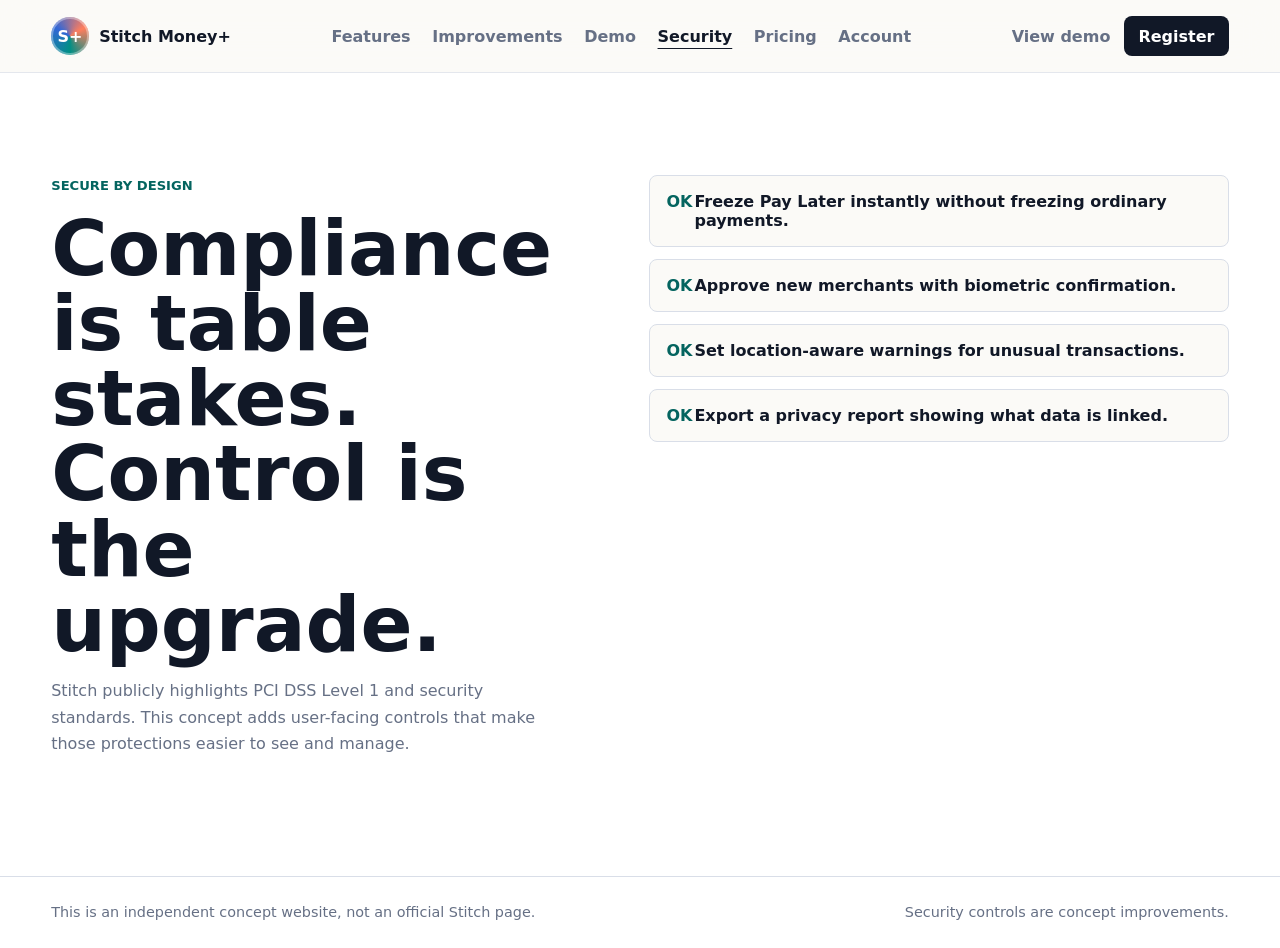
<file: security.html>
﻿<!DOCTYPE html>
<!-- This page focuses on security and user control. -->
<html lang="en">
<head>
  <!-- The charset keeps text consistent. -->
  <meta charset="UTF-8" />
  <!-- The viewport enables responsive layout. -->
  <meta name="viewport" content="width=device-width, initial-scale=1.0" />
  <!-- The title names the current page. -->
  <title>Security | Stitch Money+</title>
  <!-- The shared stylesheet keeps the page aligned with the site. -->
  <link rel="stylesheet" href="styles.css" />
</head>
<body>
  <!-- The skip link supports keyboard users. -->
  <a class="skip-link" href="#main">Skip to content</a>
  <!-- The header repeats the main navigation. -->
  <header class="site-header" data-header>
    <a class="brand" href="index.html" aria-label="Stitch Money Plus home"><span class="brand-mark" aria-hidden="true">S+</span><span>Stitch Money+</span></a>
    <button class="nav-toggle" type="button" aria-expanded="false" aria-controls="site-nav" data-nav-toggle><span></span><span></span><span></span><span class="sr-only">Open menu</span></button>
    <nav class="site-nav" id="site-nav" data-nav><a href="features.html">Features</a><a href="improvements.html">Improvements</a><a href="demo.html">Demo</a><a href="security.html">Security</a><a href="pricing.html">Pricing</a><a href="login.html">Account</a></nav>
    <div class="header-actions"><a class="text-link" href="demo.html">View demo</a><a class="button button-small" href="login.html#register">Register</a></div>
  </header>
  <!-- The main content starts here. -->
  <main id="main">
    <!-- The security section explains the upgraded controls. -->
    <section class="security section-band">
      <div><p class="eyebrow">Secure by design</p><h1>Compliance is table stakes. Control is the upgrade.</h1><p>Stitch publicly highlights PCI DSS Level 1 and security standards. This concept adds user-facing controls that make those protections easier to see and manage.</p></div>
      <ul class="security-list">
        <li>Freeze Pay Later instantly without freezing ordinary payments.</li>
        <li>Approve new merchants with biometric confirmation.</li>
        <li>Set location-aware warnings for unusual transactions.</li>
        <li>Export a privacy report showing what data is linked.</li>
      </ul>
    </section>
  </main>
  <!-- The footer keeps the concept disclaimer visible. -->
  <footer class="site-footer"><p>This is an independent concept website, not an official Stitch page.</p><p>Security controls are concept improvements.</p></footer>
  <!-- The shared script controls the navigation. -->
  <script src="script.js"></script>
</body>
</html>
</file>
<file: styles.css>
/* These custom properties centralize the design system colors, spacing, and shadows. */
:root {
  --ink: #111827;
  --muted: #667085;
  --paper: #fbfaf7;
  --panel: #ffffff;
  --line: #d9dee8;
  --teal: #008f85;
  --teal-dark: #04645f;
  --mint: #8ff0d2;
  --coral: #ff7d5c;
  --blue: #3267d6;
  --gold: #f4bd4f;
  --shadow: 0 22px 60px rgba(17, 24, 39, 0.13);
  --radius: 8px;
}

/* The universal selector keeps layout sizing predictable across all elements. */
* {
  box-sizing: border-box;
}

/* Smooth scrolling makes anchor navigation feel intentional. */
html {
  scroll-behavior: smooth;
}

/* The body sets the base type, background, and text color for the whole page. */
body {
  margin: 0;
  font-family: Inter, ui-sans-serif, system-ui, -apple-system, BlinkMacSystemFont, "Segoe UI", sans-serif;
  color: var(--ink);
  background: var(--paper);
}

/* Links inherit the app color and remove default underlines until hover states. */
a {
  color: inherit;
  text-decoration: none;
}

/* Images and media are constrained so they never overflow their parent. */
img,
svg {
  max-width: 100%;
}

/* Buttons and inputs inherit the page font for consistent rendering. */
button,
input,
select {
  font: inherit;
}

/* The skip link is hidden until focused for keyboard accessibility. */
.skip-link {
  position: absolute;
  left: 1rem;
  top: -4rem;
  z-index: 20;
  padding: 0.75rem 1rem;
  background: var(--ink);
  color: white;
  border-radius: var(--radius);
}

/* The focused skip link moves into view. */
.skip-link:focus {
  top: 1rem;
}

/* The header is sticky so navigation and actions remain available while scrolling. */
.site-header {
  position: sticky;
  top: 0;
  z-index: 10;
  display: flex;
  align-items: center;
  justify-content: space-between;
  gap: 1rem;
  padding: 1rem clamp(1rem, 4vw, 4rem);
  border-bottom: 1px solid rgba(217, 222, 232, 0.65);
  background: rgba(251, 250, 247, 0.88);
  backdrop-filter: blur(18px);
}

/* The scrolled state adds visual separation when JavaScript detects page movement. */
.site-header.is-scrolled {
  box-shadow: 0 8px 24px rgba(17, 24, 39, 0.08);
}

/* The brand lockup aligns the mark and product name. */
.brand {
  display: inline-flex;
  align-items: center;
  gap: 0.65rem;
  font-weight: 800;
}

/* The brand mark creates a compact concept logo without external assets. */
.brand-mark {
  display: grid;
  place-items: center;
  width: 2.35rem;
  height: 2.35rem;
  border-radius: 50%;
  color: white;
  background: conic-gradient(from 180deg, var(--teal), var(--blue), var(--coral), var(--teal));
  box-shadow: inset 0 0 0 2px rgba(255, 255, 255, 0.35);
}

/* The navigation lays links horizontally on desktop. */
.site-nav {
  display: flex;
  align-items: center;
  gap: 1.35rem;
  color: var(--muted);
  font-weight: 700;
}

/* Navigation hover states help users see clickable targets. */
.site-nav a:hover,
.text-link:hover {
  color: var(--teal-dark);
}

/* The current navigation link is highlighted by JavaScript based on the page URL. */
.site-nav a[aria-current="page"] {
  color: var(--ink);
  text-decoration: underline;
  text-underline-offset: 0.35rem;
}

/* Header actions sit together as a small command group. */
.header-actions {
  display: flex;
  align-items: center;
  gap: 0.85rem;
}

/* Text links are quieter than filled buttons. */
.text-link {
  color: var(--muted);
  font-weight: 700;
}

/* Buttons use a strong fill for primary actions. */
.button {
  display: inline-flex;
  align-items: center;
  justify-content: center;
  min-height: 3rem;
  padding: 0.85rem 1.1rem;
  border: 0;
  border-radius: var(--radius);
  background: var(--ink);
  color: #ffffff;
  font-weight: 800;
  cursor: pointer;
  transition: transform 180ms ease, box-shadow 180ms ease, background 180ms ease;
}

/* Button hover states add feedback without moving layout. */
.button:hover {
  transform: translateY(-1px);
  box-shadow: 0 12px 24px rgba(17, 24, 39, 0.16);
}

/* Small buttons fit the header without overwhelming it. */
.button-small {
  min-height: 2.5rem;
  padding: 0.65rem 0.9rem;
}

/* Ghost buttons reverse the hierarchy for secondary actions. */
.button-ghost {
  background: transparent;
  color: var(--ink);
  border: 1px solid var(--line);
}

/* The mobile navigation button is hidden on wide screens. */
.nav-toggle {
  display: none;
  width: 2.75rem;
  height: 2.75rem;
  border: 1px solid var(--line);
  border-radius: var(--radius);
  background: var(--panel);
}

/* The hamburger lines are drawn with spans for accessible control markup. */
.nav-toggle span:not(.sr-only) {
  display: block;
  width: 1.1rem;
  height: 2px;
  margin: 4px auto;
  background: var(--ink);
}

/* Screen-reader-only text remains available to assistive technology. */
.sr-only {
  position: absolute;
  width: 1px;
  height: 1px;
  overflow: hidden;
  clip: rect(0, 0, 0, 0);
}

/* Section bands create consistent vertical rhythm and page width. */
.section-band {
  padding: clamp(4rem, 8vw, 7rem) clamp(1rem, 4vw, 4rem);
}

/* The hero uses a rich split layout with enough room for the app visual. */
.hero {
  display: grid;
  grid-template-columns: minmax(0, 1.05fr) minmax(320px, 0.95fr);
  align-items: center;
  gap: clamp(2rem, 6vw, 5rem);
  min-height: calc(100vh - 76px);
  background:
    radial-gradient(circle at 78% 18%, rgba(143, 240, 210, 0.7), transparent 28rem),
    linear-gradient(135deg, #fbfaf7 0%, #eef7f3 48%, #f8ece6 100%);
}

/* The hero copy is constrained to keep line lengths comfortable. */
.hero-copy {
  max-width: 46rem;
}

/* Eyebrow text labels sections without competing with headings. */
.eyebrow {
  margin: 0 0 0.85rem;
  color: var(--teal-dark);
  font-size: 0.82rem;
  font-weight: 900;
  letter-spacing: 0;
  text-transform: uppercase;
}

/* The main headline uses large type only in the true hero. */
h1 {
  margin: 0;
  font-size: clamp(4rem, 10vw, 8rem);
  line-height: 0.92;
  letter-spacing: 0;
}

/* Section headings are large but smaller than the hero. */
h2 {
  margin: 0;
  font-size: clamp(2rem, 4vw, 4rem);
  line-height: 1;
  letter-spacing: 0;
}

/* Third-level headings support compact cards and panels. */
h3 {
  margin: 0;
  font-size: 1.1rem;
  line-height: 1.2;
}

/* Paragraphs use muted color by default for softer reading. */
p {
  color: var(--muted);
  line-height: 1.65;
}

/* The hero lead is larger for a confident first impression. */
.hero-lede {
  max-width: 38rem;
  margin: 1.25rem 0 0;
  font-size: clamp(1.15rem, 2vw, 1.45rem);
}

/* Hero action buttons wrap cleanly on mobile. */
.hero-actions {
  display: flex;
  flex-wrap: wrap;
  gap: 0.85rem;
  margin-top: 2rem;
}

/* The proof strip displays compact metrics below the hero copy. */
.proof-strip {
  display: grid;
  grid-template-columns: repeat(3, minmax(0, 1fr));
  gap: 1rem;
  margin: 3rem 0 0;
}

/* Proof items use panels so each stat can scan independently. */
.proof-strip div {
  padding: 1rem;
  border: 1px solid rgba(217, 222, 232, 0.8);
  border-radius: var(--radius);
  background: rgba(255, 255, 255, 0.6);
}

/* Metric numbers are emphasized. */
.proof-strip dt {
  font-size: 1.55rem;
  font-weight: 900;
}

/* Metric captions stay compact and readable. */
.proof-strip dd {
  margin: 0.25rem 0 0;
  color: var(--muted);
  font-size: 0.88rem;
  line-height: 1.35;
}

/* The phone visual centers the app preview. */
.phone-visual {
  display: grid;
  place-items: center;
}

/* The phone shell is the page's main visual asset and simulates the improved app. */
.phone-shell {
  width: min(100%, 24rem);
  min-height: 42rem;
  padding: 1.1rem;
  border: 10px solid #1d2939;
  border-radius: 2.2rem;
  background:
    linear-gradient(180deg, rgba(255, 255, 255, 0.96), rgba(246, 250, 248, 0.96)),
    repeating-linear-gradient(135deg, rgba(0, 143, 133, 0.08) 0 8px, transparent 8px 18px);
  box-shadow: var(--shadow);
}

/* The phone top bar spaces status and privacy controls. */
.phone-top {
  display: flex;
  justify-content: space-between;
  align-items: center;
  color: var(--muted);
  font-weight: 800;
}

/* The privacy chip toggles sensitive balance visibility. */
.privacy-chip {
  border: 1px solid var(--line);
  border-radius: 999px;
  padding: 0.4rem 0.7rem;
  background: #ffffff;
  color: var(--teal-dark);
  cursor: pointer;
  font-weight: 800;
}

/* The balance card is the primary app content block. */
.balance-card {
  margin-top: 1.5rem;
  padding: 1.25rem;
  border-radius: 1.2rem;
  color: #ffffff;
  background: linear-gradient(135deg, #102a43, #008f85 65%, #ff7d5c);
}

/* The label class provides compact helper text inside app panels. */
.card-label {
  display: block;
  color: inherit;
  opacity: 0.78;
  font-size: 0.78rem;
  font-weight: 800;
  text-transform: uppercase;
}

/* The balance number is large enough for quick reading. */
.balance-card strong {
  display: block;
  margin-top: 0.5rem;
  font-size: 2.3rem;
}

/* The balance helper text explains what the number means. */
.balance-card small {
  display: block;
  margin-top: 0.4rem;
  opacity: 0.82;
}

/* The route card makes backend routing visible to users. */
.route-card {
  display: flex;
  align-items: center;
  justify-content: space-between;
  gap: 1rem;
  margin-top: 1rem;
  padding: 1rem;
  border: 1px solid var(--line);
  border-radius: var(--radius);
  background: #ffffff;
}

/* The route status uses color to signal a good recommendation. */
.route-status {
  padding: 0.35rem 0.55rem;
  border-radius: 999px;
  background: rgba(143, 240, 210, 0.45);
  color: var(--teal-dark);
  font-size: 0.78rem;
  font-weight: 900;
}

/* The insight list stacks account alerts in the phone preview. */
.insight-list {
  display: grid;
  gap: 0.75rem;
  margin-top: 1rem;
}

/* Each insight uses compact card styling. */
.insight-list article {
  display: flex;
  align-items: center;
  gap: 0.7rem;
  padding: 0.85rem;
  border: 1px solid var(--line);
  border-radius: var(--radius);
  background: #ffffff;
}

/* Insight text stays tight inside the phone. */
.insight-list p {
  margin: 0;
  color: var(--ink);
  font-size: 0.9rem;
  line-height: 1.35;
}

/* Dots create a small visual category marker. */
.dot {
  width: 0.72rem;
  height: 0.72rem;
  border-radius: 50%;
  flex: 0 0 auto;
}

/* The mint dot signals positive value. */
.mint {
  background: var(--mint);
}

/* The coral dot signals upcoming obligations. */
.coral {
  background: var(--coral);
}

/* The blue dot signals service updates. */
.blue {
  background: var(--blue);
}

/* The mini chart provides a visual spending trend. */
.mini-chart {
  display: flex;
  align-items: end;
  gap: 0.55rem;
  height: 8rem;
  margin-top: 1rem;
  padding: 1rem;
  border: 1px solid var(--line);
  border-radius: var(--radius);
  background: #ffffff;
}

/* Chart bars animate into view and use a varied palette. */
.mini-chart span {
  flex: 1;
  min-width: 0.8rem;
  border-radius: 999px 999px 0 0;
  background: linear-gradient(180deg, var(--blue), var(--teal));
  animation: grow 900ms ease both;
}

/* The grow animation makes the chart feel alive on load. */
@keyframes grow {
  from {
    transform: scaleY(0.1);
    transform-origin: bottom;
  }
  to {
    transform: scaleY(1);
    transform-origin: bottom;
  }
}

/* Section headings keep intro copy aligned across sections. */
.section-heading {
  max-width: 54rem;
  margin-bottom: 2rem;
}

/* The feature grid adapts to available width. */
.feature-grid {
  display: grid;
  grid-template-columns: repeat(4, minmax(0, 1fr));
  gap: 1rem;
}

/* Feature cards are repeated items, so card styling is appropriate here. */
.feature-card {
  min-height: 15rem;
  padding: 1.25rem;
  border: 1px solid var(--line);
  border-radius: var(--radius);
  background: var(--panel);
  box-shadow: 0 10px 24px rgba(17, 24, 39, 0.06);
}

/* Feature icons are simple symbolic badges. */
.feature-icon {
  display: grid;
  place-items: center;
  width: 2.5rem;
  height: 2.5rem;
  margin-bottom: 1.6rem;
  border-radius: var(--radius);
  background: #effaf7;
  color: var(--teal-dark);
  font-weight: 900;
}

/* Feature paragraphs are compact inside cards. */
.feature-card p {
  margin-bottom: 0;
}

/* Card links give home navigation cards a clear next step. */
.card-link {
  display: inline-flex;
  margin-top: 1.1rem;
  color: var(--teal-dark);
  font-weight: 900;
}

/* Page heroes introduce each separate destination page. */
.page-hero {
  min-height: 48vh;
  display: grid;
  align-content: center;
  background:
    radial-gradient(circle at 88% 8%, rgba(255, 125, 92, 0.28), transparent 24rem),
    linear-gradient(135deg, #fbfaf7 0%, #eef7f3 100%);
}

/* Page hero paragraphs stay readable under large headings. */
.page-hero p:not(.eyebrow) {
  max-width: 46rem;
  font-size: 1.15rem;
}

/* Page hero headings are large but more restrained than the home hero logo headline. */
.page-hero h1,
.demo-copy h1,
.security h1,
.pricing-card h1 {
  max-width: 56rem;
  font-size: clamp(2.6rem, 6vw, 5.6rem);
  line-height: 0.98;
  letter-spacing: 0;
}

/* The page grid creates a flexible layout for dedicated feature pages. */
.page-grid {
  display: grid;
  grid-template-columns: repeat(3, minmax(0, 1fr));
  gap: 1rem;
  background: #ffffff;
}

/* Detail cards are repeated content blocks for the feature page. */
.detail-card {
  min-height: 18rem;
  padding: 1.25rem;
  border: 1px solid var(--line);
  border-radius: var(--radius);
  background: var(--panel);
  box-shadow: 0 10px 24px rgba(17, 24, 39, 0.06);
}

/* Detail card headings are sized for card containers rather than hero scale. */
.detail-card h2 {
  font-size: 1.55rem;
  line-height: 1.15;
}

/* The demo section uses a two-column operational layout. */
.demo {
  display: grid;
  grid-template-columns: minmax(0, 0.85fr) minmax(320px, 1fr);
  gap: clamp(2rem, 6vw, 5rem);
  align-items: center;
  background: #ffffff;
}

/* Demo copy is constrained for readable lines. */
.demo-copy {
  max-width: 38rem;
}

/* The calculator looks like a product tool instead of a marketing card. */
.calculator {
  padding: clamp(1.25rem, 3vw, 2rem);
  border: 1px solid var(--line);
  border-radius: var(--radius);
  background: #f7fbf9;
  box-shadow: var(--shadow);
}

/* Calculator labels are bold and compact. */
.calculator label {
  display: block;
  margin-bottom: 0.8rem;
  font-weight: 900;
}

/* The range row aligns the slider and numeric output. */
.range-row {
  display: grid;
  grid-template-columns: 1fr auto;
  gap: 1rem;
  align-items: center;
}

/* The range input spans its cell. */
input[type="range"] {
  width: 100%;
  accent-color: var(--teal);
}

/* The output badge keeps the amount stable. */
output {
  min-width: 6.5rem;
  padding: 0.65rem 0.8rem;
  border: 1px solid var(--line);
  border-radius: var(--radius);
  background: #ffffff;
  text-align: right;
  font-weight: 900;
}

/* Method buttons stack as selectable comparison rows. */
.method-list {
  display: grid;
  gap: 0.75rem;
  margin-top: 1.25rem;
}

/* Each method button exposes the method and calculated fee. */
.method {
  display: flex;
  justify-content: space-between;
  align-items: center;
  gap: 1rem;
  width: 100%;
  min-height: 4.25rem;
  padding: 1rem;
  border: 1px solid var(--line);
  border-radius: var(--radius);
  background: #ffffff;
  cursor: pointer;
  text-align: left;
}

/* The active method receives a strong outline. */
.method.active {
  border-color: var(--teal);
  box-shadow: inset 0 0 0 1px var(--teal);
}

/* Fee text is emphasized on each method row. */
.method strong {
  white-space: nowrap;
}

/* The recommendation panel summarizes the best choice. */
.recommendation {
  margin-top: 1rem;
  padding: 1rem;
  border-radius: var(--radius);
  background: #102a43;
  color: #ffffff;
  font-weight: 800;
  line-height: 1.45;
}

/* The full-width utility makes action buttons fill dashboard panels. */
.full-width {
  width: 100%;
  margin-top: 1rem;
}

/* The expanded demo hero uses a dashboard-like two-column opening. */
.demo-hero {
  display: grid;
  grid-template-columns: minmax(0, 1fr) minmax(320px, 0.72fr);
  gap: clamp(2rem, 6vw, 5rem);
  align-items: center;
  min-height: 58vh;
  background:
    radial-gradient(circle at 86% 18%, rgba(244, 189, 79, 0.32), transparent 24rem),
    linear-gradient(135deg, #fbfaf7 0%, #eef7f3 58%, #f8ece6 100%);
}

/* The expanded demo hero uses page-scale typography. */
.demo-hero h1 {
  max-width: 58rem;
  font-size: clamp(2.8rem, 7vw, 6.2rem);
  line-height: 0.96;
}

/* The account summary stacks key mock account facts. */
.account-summary {
  display: grid;
  gap: 1rem;
}

/* Summary cards present dashboard-level metrics. */
.summary-card,
.setup-panel,
.status-panel,
.dashboard-panel {
  padding: clamp(1.25rem, 3vw, 2rem);
  border: 1px solid var(--line);
  border-radius: var(--radius);
  background: #ffffff;
  box-shadow: 0 10px 24px rgba(17, 24, 39, 0.06);
}

/* The primary summary card uses a stronger visual treatment. */
.primary-summary {
  color: #ffffff;
  background: linear-gradient(135deg, #102a43, #008f85 64%, #3267d6);
}

/* The summary balance is large for fast scanning. */
.primary-summary strong {
  display: block;
  margin-top: 0.5rem;
  font-size: clamp(2rem, 5vw, 3.5rem);
}

/* The summary list groups account status facts. */
.summary-list {
  display: grid;
  gap: 0.75rem;
}

/* Summary list rows look like compact account cards. */
.summary-list span {
  display: flex;
  justify-content: space-between;
  gap: 1rem;
  padding: 1rem;
  border: 1px solid var(--line);
  border-radius: var(--radius);
  background: rgba(255, 255, 255, 0.78);
}

/* The workspace shell uses a quiet operational background. */
.workspace-shell {
  background: #ffffff;
}

/* The workspace heading keeps the dashboard intro readable. */
.workspace-heading {
  max-width: 58rem;
  margin-bottom: 2rem;
}

/* The dashboard grid fits calculator, bank setup, and payment status panels. */
.dashboard-grid {
  display: grid;
  grid-template-columns: minmax(300px, 1.05fr) minmax(280px, 0.8fr) minmax(280px, 0.8fr);
  gap: 1rem;
  align-items: stretch;
}

/* Generic fields give inputs and selects a consistent app style. */
.field {
  width: 100%;
  min-height: 3rem;
  margin: 0.35rem 0 0.9rem;
  padding: 0.8rem 0.9rem;
  border: 1px solid var(--line);
  border-radius: var(--radius);
  background: #ffffff;
  color: var(--ink);
}

/* Field focus states make form navigation visible. */
.field:focus {
  outline: 3px solid rgba(0, 143, 133, 0.18);
  border-color: var(--teal);
}

/* Setup and status panels keep labels bold. */
.setup-panel label,
.payment-modal label {
  display: block;
  font-weight: 900;
}

/* The progress track contains the fake payment progress bar. */
.progress-track {
  height: 0.75rem;
  margin: 1.2rem 0;
  overflow: hidden;
  border-radius: 999px;
  background: #e7edf3;
}

/* The progress bar animates as the mock payment runs. */
.progress-track span {
  display: block;
  width: 0%;
  height: 100%;
  border-radius: inherit;
  background: linear-gradient(90deg, var(--teal), var(--gold), var(--coral));
  transition: width 420ms ease;
}

/* The ordered status steps explain the fake processing flow. */
.status-steps {
  display: grid;
  gap: 0.55rem;
  margin: 0;
  padding-left: 1.25rem;
  color: var(--muted);
  line-height: 1.45;
}

/* The plans section uses a warm but restrained background. */
.plans {
  background: #f3f0ea;
}

/* The plan grid presents three consumer tiers. */
.plan-grid {
  display: grid;
  grid-template-columns: repeat(3, minmax(0, 1fr));
  gap: 1rem;
}

/* Plan cards are repeated items with pricing and benefits. */
.plan-card {
  display: grid;
  gap: 1rem;
  align-content: start;
  padding: clamp(1.25rem, 3vw, 2rem);
  border: 1px solid var(--line);
  border-radius: var(--radius);
  background: #ffffff;
  box-shadow: 0 10px 24px rgba(17, 24, 39, 0.06);
}

/* The featured plan gets a stronger border. */
.featured-plan {
  border-color: var(--teal);
  box-shadow: 0 18px 40px rgba(0, 143, 133, 0.16);
}

/* Plan names act as compact tier labels. */
.plan-name {
  color: var(--teal-dark);
  font-weight: 900;
  text-transform: uppercase;
}

/* Plan prices are the strongest text inside plan cards. */
.plan-card strong {
  font-size: 2.3rem;
}

/* Plan benefit lists stay compact. */
.plan-card ul {
  display: grid;
  gap: 0.55rem;
  margin: 0;
  padding-left: 1.2rem;
  color: var(--muted);
}

/* The selected plan button shows the current choice. */
.selected-plan {
  outline: 3px solid rgba(0, 143, 133, 0.25);
}

/* The plan message confirms the selected tier. */
.plan-message {
  max-width: 54rem;
  margin: 1rem 0 0;
  padding: 1rem;
  border: 1px solid var(--line);
  border-radius: var(--radius);
  background: #ffffff;
  color: var(--teal-dark);
  font-weight: 900;
}

/* The insights dashboard stacks larger app modules. */
.insights-dashboard {
  display: grid;
  grid-template-columns: 1.1fr 0.9fr;
  gap: 1rem;
  background: #ffffff;
}

/* Dashboard panel headings keep title and section label together. */
.panel-heading {
  margin-bottom: 1rem;
}

/* Panel headings use compact h2 sizing inside dashboards. */
.panel-heading h2 {
  font-size: clamp(1.6rem, 3vw, 2.6rem);
}

/* The table wrapper allows horizontal scrolling on smaller screens. */
.table-wrap {
  overflow-x: auto;
}

/* The transaction table uses dense, scan-friendly spacing. */
.transaction-table {
  width: 100%;
  min-width: 680px;
  border-collapse: collapse;
}

/* Transaction cells align data in a clean grid. */
.transaction-table th,
.transaction-table td {
  padding: 0.85rem;
  border-bottom: 1px solid var(--line);
  text-align: left;
  white-space: nowrap;
}

/* Transaction headers are visually lighter than content. */
.transaction-table th {
  color: var(--muted);
  font-size: 0.8rem;
  text-transform: uppercase;
}

/* Status pills label transaction state. */
.status-pill {
  display: inline-flex;
  padding: 0.28rem 0.5rem;
  border-radius: 999px;
  font-size: 0.76rem;
  font-weight: 900;
}

/* Complete statuses use the mint tone. */
.status-pill.complete {
  background: rgba(143, 240, 210, 0.45);
  color: var(--teal-dark);
}

/* Pending statuses use the gold tone. */
.status-pill.pending {
  background: rgba(244, 189, 79, 0.28);
  color: #7a5200;
}

/* Budget rows create labeled horizontal graphs. */
.budget-bars {
  display: grid;
  gap: 1rem;
}

/* Each budget row holds label, bar, and values. */
.budget-row {
  display: grid;
  grid-template-columns: 8rem 1fr auto;
  gap: 0.85rem;
  align-items: center;
}

/* Budget category labels are bold. */
.budget-row span {
  font-weight: 900;
}

/* Budget bar tracks provide the graph background. */
.budget-row div {
  height: 0.85rem;
  overflow: hidden;
  border-radius: 999px;
  background: #e7edf3;
}

/* Budget bar fills show percentage spent. */
.budget-row i {
  display: block;
  height: 100%;
  border-radius: inherit;
  background: linear-gradient(90deg, var(--teal), var(--coral));
}

/* Budget values are compact and right aligned. */
.budget-row strong {
  color: var(--muted);
  font-size: 0.86rem;
  white-space: nowrap;
}

/* The module panel spans both columns for a fuller feature inventory. */
.module-panel,
.contact-panel {
  grid-column: 1 / -1;
}

/* The module grid creates compact expected-feature cards. */
.module-grid,
.contact-grid {
  display: grid;
  grid-template-columns: repeat(3, minmax(0, 1fr));
  gap: 1rem;
}

/* Module cards and contact cards are small information panels. */
.module-grid article,
.contact-grid article {
  padding: 1rem;
  border: 1px solid var(--line);
  border-radius: var(--radius);
  background: #fbfaf7;
}

/* Module card paragraphs stay tight. */
.module-grid p,
.contact-grid p {
  margin-bottom: 0;
}

/* Contact labels describe each communication channel. */
.contact-grid span {
  display: block;
  margin-bottom: 0.35rem;
  color: var(--teal-dark);
  font-weight: 900;
}

/* Contact links are prominent and accessible. */
.contact-grid a {
  color: var(--ink);
  font-weight: 900;
  overflow-wrap: anywhere;
}

/* The native dialog is styled as a centered modal. */
.payment-modal {
  width: min(92vw, 36rem);
  border: 0;
  border-radius: var(--radius);
  padding: 0;
  box-shadow: var(--shadow);
}

/* The dialog backdrop dims the page behind the modal. */
.payment-modal::backdrop {
  background: rgba(17, 24, 39, 0.55);
}

/* The modal form adds internal spacing. */
.payment-modal form {
  padding: clamp(1.25rem, 3vw, 2rem);
}

/* The modal heading aligns title and close button. */
.modal-heading {
  display: flex;
  justify-content: space-between;
  gap: 1rem;
  margin-bottom: 1rem;
}

/* The close button is a compact icon-style control. */
.icon-button {
  width: 2.5rem;
  height: 2.5rem;
  border: 1px solid var(--line);
  border-radius: var(--radius);
  background: #ffffff;
  cursor: pointer;
  font-weight: 900;
}

/* Split fields place expiry and CVV side by side. */
.split-fields {
  display: grid;
  grid-template-columns: 1fr 1fr;
  gap: 0.75rem;
}

/* Fine print clarifies demo safety. */
.fine-print {
  margin-bottom: 0;
  font-size: 0.86rem;
}

/* The improvements section uses a soft background to separate it. */
.improvements {
  background: #f3f0ea;
}

/* The comparison grid behaves like a responsive table. */
.comparison {
  border: 1px solid var(--line);
  border-radius: var(--radius);
  overflow: hidden;
  background: #ffffff;
}

/* Rows use equal columns on desktop. */
.comparison-row {
  display: grid;
  grid-template-columns: 0.8fr 1.2fr 1.2fr;
  gap: 1rem;
  padding: 1rem;
  border-top: 1px solid var(--line);
}

/* The header row has stronger contrast. */
.comparison-head {
  border-top: 0;
  background: var(--ink);
  color: #ffffff;
  font-weight: 900;
}

/* Row text is kept readable and not too small. */
.comparison-row span {
  line-height: 1.45;
}

/* The security section pairs copy with a clear list. */
.security {
  display: grid;
  grid-template-columns: minmax(0, 0.9fr) minmax(320px, 1fr);
  gap: clamp(2rem, 6vw, 5rem);
  align-items: start;
  background: #ffffff;
}

/* The security list removes default list styling for a cleaner checklist. */
.security-list {
  display: grid;
  gap: 0.75rem;
  margin: 0;
  padding: 0;
  list-style: none;
}

/* Each security item gets a visible checkmark and panel surface. */
.security-list li {
  position: relative;
  padding: 1rem 1rem 1rem 2.75rem;
  border: 1px solid var(--line);
  border-radius: var(--radius);
  background: #fbfaf7;
  font-weight: 700;
}

/* The checkmark is decorative, so it is generated in CSS. */
.security-list li::before {
  content: "OK";
  position: absolute;
  left: 1rem;
  color: var(--teal-dark);
  font-weight: 900;
}

/* Pricing uses two blocks with a strong offer and included benefits. */
.pricing {
  display: grid;
  grid-template-columns: minmax(0, 1fr) minmax(280px, 0.7fr);
  gap: 1rem;
  align-items: stretch;
}

/* The pricing card highlights the zero monthly fee concept. */
.pricing-card,
.included {
  padding: clamp(1.25rem, 3vw, 2rem);
  border: 1px solid var(--line);
  border-radius: var(--radius);
  background: #ffffff;
}

/* The included list keeps bundled features scannable. */
.included ul {
  display: grid;
  gap: 0.75rem;
  margin: 1rem 0 0;
  padding-left: 1.2rem;
  color: var(--muted);
}

/* The pricing hero introduces the tiered pricing page. */
.pricing-hero {
  display: grid;
  grid-template-columns: minmax(0, 1fr) minmax(300px, 0.55fr);
  gap: clamp(2rem, 6vw, 5rem);
  align-items: center;
  min-height: 52vh;
  background:
    radial-gradient(circle at 84% 12%, rgba(50, 103, 214, 0.22), transparent 24rem),
    linear-gradient(135deg, #fbfaf7 0%, #eef7f3 58%, #f8ece6 100%);
}

/* The pricing hero heading uses page-scale typography. */
.pricing-hero h1 {
  max-width: 60rem;
  font-size: clamp(2.7rem, 6vw, 5.7rem);
  line-height: 0.98;
}

/* The pricing note highlights the simple pricing promise. */
.pricing-note {
  padding: clamp(1.25rem, 3vw, 2rem);
  border: 1px solid var(--line);
  border-radius: var(--radius);
  background: #ffffff;
  box-shadow: var(--shadow);
}

/* The pricing note headline is stronger than body copy. */
.pricing-note strong {
  display: block;
  margin-top: 0.5rem;
  font-size: clamp(1.5rem, 3vw, 2.3rem);
  line-height: 1.05;
}

/* Pricing detail cards sit in a three-column row. */
.pricing-details {
  display: grid;
  grid-template-columns: repeat(3, minmax(0, 1fr));
  gap: 1rem;
  background: #ffffff;
}

/* The pricing comparison table needs four equal columns. */
.pricing-comparison .comparison-row {
  grid-template-columns: 1.1fr repeat(3, minmax(0, 1fr));
}

/* The add-ons section separates optional extras from core plans. */
.addons {
  background: #ffffff;
}

/* The waitlist section centers the form. */
.waitlist {
  display: grid;
  place-items: center;
  background: linear-gradient(135deg, #102a43, #04645f);
}

/* The signup form sits as one conversion card. */
.signup-form {
  width: min(100%, 42rem);
  padding: clamp(1.25rem, 4vw, 2.5rem);
  border-radius: var(--radius);
  background: #ffffff;
}

/* The email label is bold and accessible. */
.signup-form label {
  display: block;
  margin: 1.2rem 0 0.55rem;
  font-weight: 900;
}

/* The email row pairs input and submit action. */
.email-row {
  display: grid;
  grid-template-columns: 1fr auto;
  gap: 0.75rem;
}

/* The email input has enough height for touch use. */
.email-row input {
  min-height: 3rem;
  width: 100%;
  padding: 0.85rem 1rem;
  border: 1px solid var(--line);
  border-radius: var(--radius);
}

/* The form message area reserves space for confirmation text. */
.form-message {
  min-height: 1.5rem;
  margin-bottom: 0;
  color: var(--teal-dark);
  font-weight: 800;
}

/* The footer contains the disclaimer and public-source context. */
.site-footer {
  display: flex;
  flex-wrap: wrap;
  justify-content: space-between;
  gap: 1rem;
  padding: 1.5rem clamp(1rem, 4vw, 4rem);
  border-top: 1px solid var(--line);
  background: #ffffff;
}

/* Footer paragraphs are compact. */
.site-footer p {
  margin: 0;
  font-size: 0.9rem;
}

/* Tablet layouts reduce dense four-column content. */
@media (max-width: 980px) {
  /* The hero stacks so the phone preview gets enough width. */
  .hero,
  .demo-hero,
  .pricing-hero,
  .demo,
  .security,
  .pricing {
    grid-template-columns: 1fr;
  }

  /* The dashboard grid stacks from three columns to one on tablets. */
  .dashboard-grid,
  .insights-dashboard,
  .pricing-details {
    grid-template-columns: 1fr;
  }

  /* Plan cards become easier to scan on medium screens. */
  .plan-grid,
  .module-grid,
  .contact-grid {
    grid-template-columns: repeat(2, minmax(0, 1fr));
  }

  /* The feature grid becomes two columns for medium screens. */
  .feature-grid,
  .page-grid {
    grid-template-columns: repeat(2, minmax(0, 1fr));
  }
}

/* Mobile layout rules keep controls tappable and text uncramped. */
@media (max-width: 720px) {
  /* The mobile menu button appears on small screens. */
  .nav-toggle {
    display: block;
  }

  /* The header actions hide to reduce crowding. */
  .header-actions {
    display: none;
  }

  /* The navigation becomes a dropdown panel. */
  .site-nav {
    position: absolute;
    left: 1rem;
    right: 1rem;
    top: calc(100% + 0.5rem);
    display: none;
    flex-direction: column;
    align-items: stretch;
    padding: 1rem;
    border: 1px solid var(--line);
    border-radius: var(--radius);
    background: #ffffff;
    box-shadow: var(--shadow);
  }

  /* JavaScript applies this class when the menu is open. */
  .site-nav.is-open {
    display: flex;
  }

  /* Mobile navigation links get larger tap targets. */
  .site-nav a {
    padding: 0.75rem;
  }

  /* The proof strip stacks because three columns are too tight. */
  .proof-strip {
    grid-template-columns: 1fr;
  }

  /* Feature cards stack in one column on phones. */
  .feature-grid,
  .page-grid {
    grid-template-columns: 1fr;
  }

  /* Comparison rows become labeled blocks. */
  .comparison-row {
    grid-template-columns: 1fr;
  }

  /* The pricing comparison also stacks on phones. */
  .pricing-comparison .comparison-row {
    grid-template-columns: 1fr;
  }

  /* The comparison header is hidden because mobile rows are self-explanatory. */
  .comparison-head {
    display: none;
  }

  /* Calculator methods stack their fee text for narrow screens. */
  .method {
    align-items: flex-start;
    flex-direction: column;
  }

  /* The email form stacks input and button. */
  .email-row {
    grid-template-columns: 1fr;
  }

  /* Plan and module cards stack on phones. */
  .plan-grid,
  .module-grid,
  .contact-grid {
    grid-template-columns: 1fr;
  }

  /* Budget graphs stack labels, bars, and values for narrow screens. */
  .budget-row {
    grid-template-columns: 1fr;
  }

  /* Split modal fields stack so form text never compresses. */
  .split-fields {
    grid-template-columns: 1fr;
  }

  /* Summary list rows stack when space is tight. */
  .summary-list span {
    flex-direction: column;
  }
}
</file>
